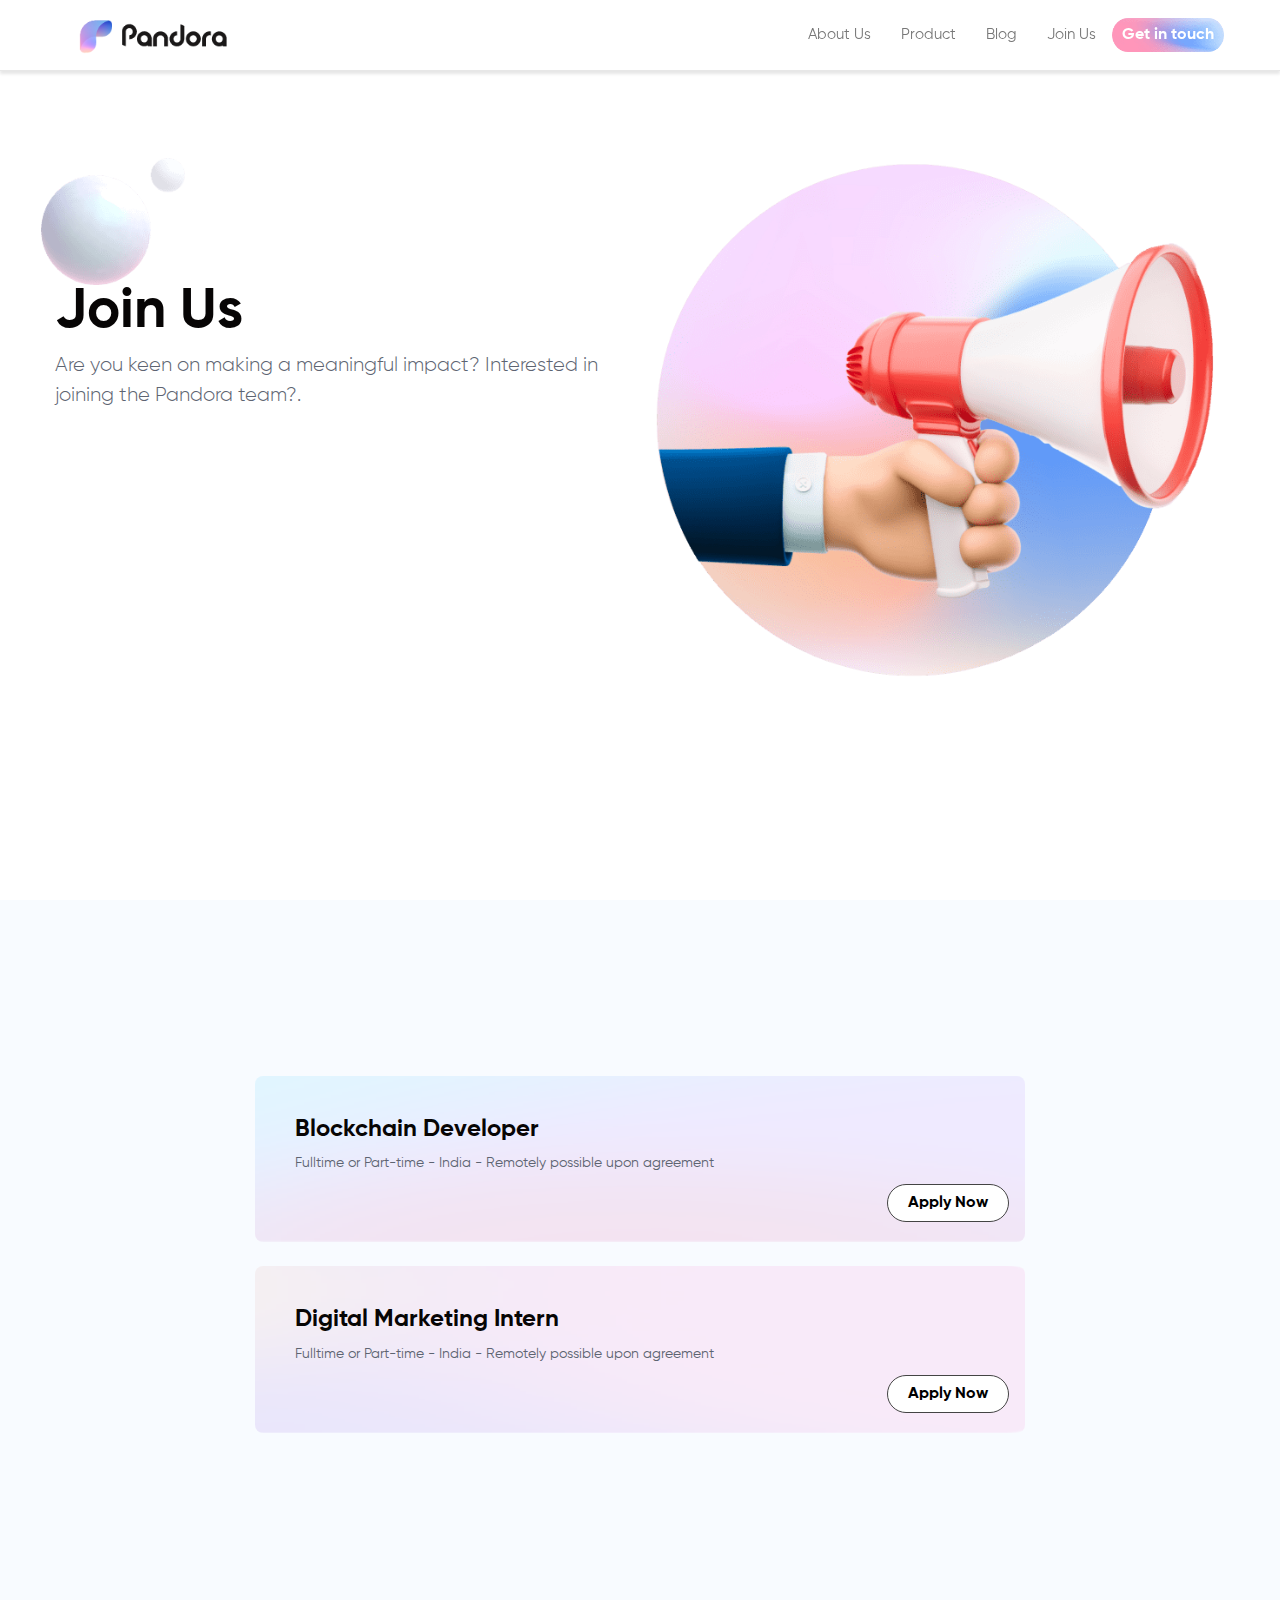
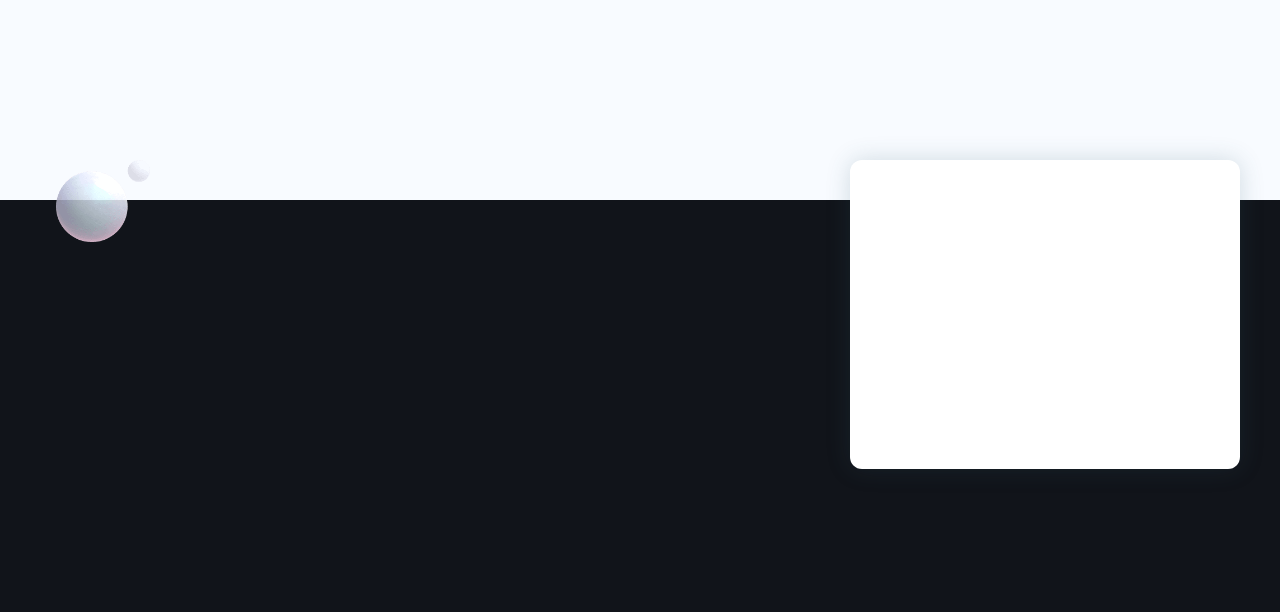
<file: career.html>
<!DOCTYPE html>
<html lang="en">

<head>
    <meta charset="utf-8">
    <meta name="viewport" content="width=device-width, initial-scale=1.0">
    <meta name="description" content="Pandora bridge Web2.0 ecosystem asset to Web3 world.  It helps users to get double yield on their asset connecting asset NFT to DeFi ecosystem.">
    <meta name="author" content="Pandora">
    <meta name="keywords" content="PiNFT, NFT, Tokenisation, Open Finance, Pandora, Liqudity, DeFi">
    <title>Pandora: Bringing liquidity in the NFT ecosystem</title>

    <!-- Bootstrap Core CSS -->
    <link href="css/bootstrap.min.css" rel="stylesheet" type="text/css">

    <!-- Custom CSS -->
    <link href="css/scrolling-nav.css" rel="stylesheet" type="text/css">
    <link href="fonts/webfont/stylesheet.css" rel="stylesheet">
    <link href="css/pandora.css" rel="stylesheet" type="text/css">
    <link rel="icon" href="img/icon.png" type="image/png" sizes="16x16">

</head>

<!-- The #page-top ID is part of the scrolling feature - the data-spy and data-target are part of the built-in Bootstrap scrollspy function -->
<body id="page-top" data-spy="scroll" data-target=".navbar-fixed-top">

    <nav class="navbar navbar-default navbar-fixed-top" role="navigation">
        <div class="container">
            <div class="navbar-header page-scroll">
                <button type="button" class="navbar-toggle" data-toggle="collapse" data-target=".navbar-ex1-collapse">
                    <span class="sr-only">Toggle navigation</span>
                    <span class="icon-bar"></span>
                    <span class="icon-bar"></span>
                    <span class="icon-bar"></span>
                </button>
                <a href="index.html"><img src="img/logo.png" alt="img" width="70%"></a>
                <a class="navbar-brand" href="#page-top"></a>
            </div>

            <!-- Collect the nav links, forms, and other content for toggling -->
            <div class="collapse navbar-collapse navbar-ex1-collapse">
                <ul class="nav navbar-nav" style="float: right; color: #232E5A; font-size: 15px">
                    <!-- Hidden li included to remove active class from about link when scrolled up past about section -->
                    <li class="page-scroll">
                        <a href="#company">About Us</a>
                    </li>
                    <li class="page-scroll">
                        <a href="#about">Product</a>
                    </li>
                    <li class="page-scroll">
                        <a href="#services">Blog</a>
                    </li>
                    <li class="page-scroll">
                        <a href="#contact">Join Us</a>
                    </li>
                    <li>
                        <a class="btn nav-button" href="#footer">Get in touch</a>
                    </li>
                </ul>
            </div>
            <!-- /.navbar-collapse -->
        </div>
        <!-- /.container -->
    </nav>
 <section id="header" class="intro-section">
    <div class="container">
      <div class="row align-items-center">
         <div class="col-lg-6 order-lg-1">
          <div class="p-5 header-text">
            <img class="graphic-element" src="img/graphic-1.png" alt="img">
            <h1 data-aos="slide-up" class="heading-text">Join Us</h1>
            <p data-aos="fade-up" class="header-p">Are you keen on making a meaningful impact? Interested in joining the Pandora team?.
            </p>
          </div>
        </div>
        <div class="col-lg-6 order-lg-2">
          <div class="p-5">
            <img class="img-fluid rounded-circle" src="img/career-header.png" width="100%" alt="">
          </div>
        </div>
       
      </div>
    </div>
    
  </section>
  <section id="openings" class="blog-section">
        <div class="container">
            <div class="row">
                <h1 data-aos="slide-up" class="heading-text-2 div1">Open Positions</h1>
                <div class="col-lg-8 col-md-offset-2">
                    <div class="col-lg-12 job-card-1" width="100%" style="margin-bottom: 24px;">
                        <h3 class="heading-text-4">Blockchain Developer</h3>
            <p data-aos="fade-up" class="header-p-4">Fulltime or Part-time - India - Remotely possible upon agreement</p>
                    <a class="btn card-button-1" href="">Apply Now</a></div>
            <div class="col-lg-12 job-card-2" width="100%">
                        <h3 class="heading-text-4">Digital Marketing Intern</h3>
            <p data-aos="fade-up" class="header-p-4">Fulltime or Part-time - India - Remotely possible upon agreement</p>
                    <a class="btn card-button-1" href="">Apply Now</a></div>
                </div>
            </div>
       </div>    
  </section>
    <section id="footer" class="footer-section">
        <div class="container">
            <div class="row">
                <div class="col-lg-12">
                    <div class="col-lg-4 align-items-left footer-brand">
                        <img class="graphic-element-2" src="img/graphic-1.png" alt="img">
                         <img class="logo-footer div1" src="img/footer-logo.png" alt="img">
                         <p class="footer-text div1">Bridge the gap between real-life assets and liquid assets with
Pandora’s open finance protocol.</p>
                        <p class="footer-text div1">hello@pandora.finance</p>
                    </div>
                    <div class="col-lg-2">
                        <ul class="no-bullets list-text div1">
                            <h3 class="list-h">About</h3>
                            <li class="list-item"><a class="footer-link" href="">About</a></li>
                            <li class="list-item"><a class="footer-link" href="">Company</a></li>
                            <li class="list-item"><a class="footer-link" href="">White Paper</a></li>
                            <li class="list-item"><a class="footer-link" href="">Light Paper</a></li>
                            <li class="list-item"><a class="footer-link" href="">Roadmap</a></li>
                          
                            
                        </ul>
                    </div>
                    <div class="col-lg-2">
                        <ul class="no-bullets list-text div1">
                            <h3 class="list-h">Product</h3>
                            <li class="list-item"><a class="footer-link" href="">Box ( Coming Soon)</a></li>
                            <li class="list-item"><a class="footer-link" href="">Kylyx (Coming Soon)</a></li>
                        </ul>
                        
                    </div>
                    <div class=col-lg-4>
                        <div class="form-card">
                        <h2 class="heading-text-5 div1">Subscribe to newsletter</h2>
                        <p data-aos="fade-up" class="header-p-5 div1">Want to receive the latest updates?</p>
                        <form class="div1">
                        <label class="label-from" for="exampleInputEmail1">Email address</label>
                        <input type="email" class="form-control form-input" id="exampleInputEmail1" aria-describedby="emailHelp" placeholder="Enter email">
                      </form>
                      <a class="btn footer-button div1" href="">Subscribe</a>
                      </div>
                    </div>
                </div>
            </div>
        </div>
    </section>

    <!-- Core JavaScript Files -->
    <script src="js/jquery-1.10.2.js"></script>
    <script src="js/bootstrap.min.js"></script>
    <script src="js/jquery.easing.min.js"></script>

    <!-- Custom Theme JavaScript -->
    <script src="js/scrolling-nav.js"></script>

</body>

</html>
</file>
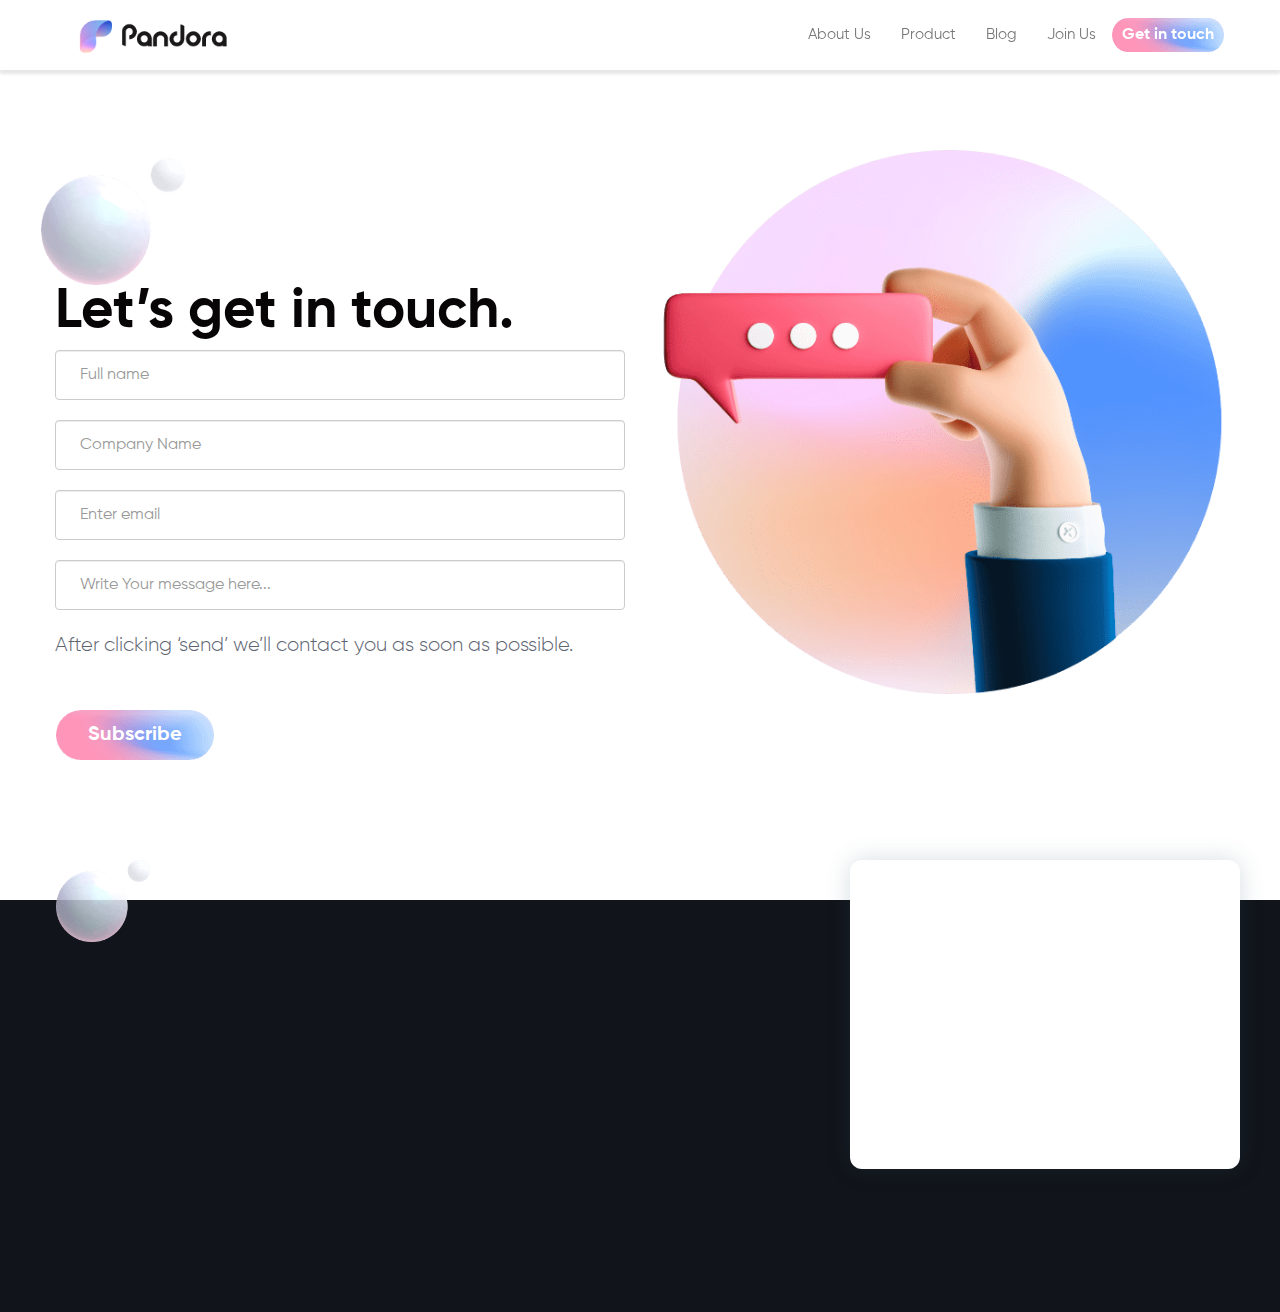
<file: contact.html>
<!DOCTYPE html>
<html lang="en">

<head>
    <meta charset="utf-8">
    <meta name="viewport" content="width=device-width, initial-scale=1.0">
    <meta name="description" content="Pandora bridge Web2.0 ecosystem asset to Web3 world.  It helps users to get double yield on their asset connecting asset NFT to DeFi ecosystem.">
    <meta name="author" content="Pandora">
    <meta name="keywords" content="PiNFT, NFT, Tokenisation, Open Finance, Pandora, Liqudity, DeFi">
    <title>Pandora: Bringing liquidity in the NFT ecosystem</title>

    <!-- Bootstrap Core CSS -->
    <link href="css/bootstrap.min.css" rel="stylesheet" type="text/css">

    <!-- Custom CSS -->
    <link href="css/scrolling-nav.css" rel="stylesheet" type="text/css">
    <link href="fonts/webfont/stylesheet.css" rel="stylesheet">
    <link href="css/pandora.css" rel="stylesheet" type="text/css">
    <link rel="icon" href="img/icon.png" type="image/png" sizes="16x16">

</head>

<!-- The #page-top ID is part of the scrolling feature - the data-spy and data-target are part of the built-in Bootstrap scrollspy function -->
<body id="page-top" data-spy="scroll" data-target=".navbar-fixed-top">

    <nav class="navbar navbar-default navbar-fixed-top" role="navigation">
        <div class="container">
            <div class="navbar-header page-scroll">
                <button type="button" class="navbar-toggle" data-toggle="collapse" data-target=".navbar-ex1-collapse">
                    <span class="sr-only">Toggle navigation</span>
                    <span class="icon-bar"></span>
                    <span class="icon-bar"></span>
                    <span class="icon-bar"></span>
                </button>
                <a href="index.html"><img src="img/logo.png" alt="img" width="70%"></a>
                <a class="navbar-brand" href="#page-top"></a>
            </div>

            <!-- Collect the nav links, forms, and other content for toggling -->
            <div class="collapse navbar-collapse navbar-ex1-collapse">
                <ul class="nav navbar-nav" style="float: right; color: #232E5A; font-size: 15px">
                    <!-- Hidden li included to remove active class from about link when scrolled up past about section -->
                    <li class="page-scroll">
                        <a href="#company">About Us</a>
                    </li>
                    <li class="page-scroll">
                        <a href="#about">Product</a>
                    </li>
                    <li class="page-scroll">
                        <a href="#services">Blog</a>
                    </li>
                    <li class="page-scroll">
                        <a href="#contact">Join Us</a>
                    </li>
                    <li>
                        <a class="btn nav-button" href="#footer">Get in touch</a>
                    </li>
                </ul>
            </div>
            <!-- /.navbar-collapse -->
        </div>
        <!-- /.container -->
    </nav>
 <section id="header" class="intro-section">
    <div class="container">
      <div class="row align-items-center">
         <div class="col-lg-6 order-lg-1">
          <div class="p-5 header-text">
            <img class="graphic-element" src="img/graphic-1.png" alt="img">
            <h1 data-aos="slide-up" class="heading-text">Let’s get in touch.</h1>
        
<form>
                        <!-- <label class="label-from" for="exampleInputEmail1">Full name </label> -->
                        <input type="email" class="form-control form-input" id="exampleInputEmail1" aria-describedby="emailHelp" placeholder="Full name">
                        <!-- <label class="label-from" for="exampleInputEmail1">Company Name</label> -->
                        <input type="email" class="form-control form-input" id="exampleInputEmail1" aria-describedby="emailHelp" placeholder="Company Name">
                        <!-- <label class="label-from" for="exampleInputEmail1">Email address</label> -->
                        <input type="email" class="form-control form-input" id="exampleInputEmail1" aria-describedby="emailHelp" placeholder="Enter email">
                       <!--  <label class="label-from" for="exampleInputEmail1">Write Your message here...</label> -->
                        <input type="email" class="form-control form-input" id="exampleInputEmail1" aria-describedby="emailHelp" placeholder="Write Your message here...">
                            <p data-aos="fade-up" class="header-p">After clicking ‘send’ we’ll contact you as soon as possible.
</p>
                        
                      </form>

<div class="btn-pd">
<a class="btn header-button" href="">Subscribe</a></div>
          </div>
        </div>
        <div class="col-lg-6 order-lg-2">
          <div class="p-5">
            <img class="img-fluid rounded-circle" src="img/contact-header.png" width="100%" alt="">
          </div>
        </div>
       
      </div>
    </div>
    
  </section>
    <section id="footer" class="footer-section">
        <div class="container">
            <div class="row">
                <div class="col-lg-12">
                    <div class="col-lg-4 align-items-left footer-brand">
                        <img class="graphic-element-2" src="img/graphic-1.png" alt="img">
                         <img class="logo-footer div1" src="img/footer-logo.png" alt="img">
                         <p class="footer-text div1">Bridge the gap between real-life assets and liquid assets with
Pandora’s open finance protocol.</p>
                        <p class="footer-text div1">hello@pandora.finance</p>
                    </div>
                    <div class="col-lg-2">
                        <ul class="no-bullets list-text div1">
                            <h3 class="list-h">About</h3>
                            <li class="list-item"><a class="footer-link" href="">About</a></li>
                            <li class="list-item"><a class="footer-link" href="">Company</a></li>
                            <li class="list-item"><a class="footer-link" href="">White Paper</a></li>
                            <li class="list-item"><a class="footer-link" href="">Light Paper</a></li>
                            <li class="list-item"><a class="footer-link" href="">Roadmap</a></li>
                          
                            
                        </ul>
                    </div>
                    <div class="col-lg-2">
                        <ul class="no-bullets list-text div1">
                            <h3 class="list-h">Product</h3>
                            <li class="list-item"><a class="footer-link" href="">Box ( Coming Soon)</a></li>
                            <li class="list-item"><a class="footer-link" href="">Kylyx (Coming Soon)</a></li>
                        </ul>
                        
                    </div>
                    <div class=col-lg-4>
                        <div class="form-card">
                        <h2 class="heading-text-5 div1">Subscribe to newsletter</h2>
                        <p data-aos="fade-up" class="header-p-5 div1">Want to receive the latest updates?</p>
                        <form class="div1">
                        <label class="label-from" for="exampleInputEmail1">Email address</label>
                        <input type="email" class="form-control form-input" id="exampleInputEmail1" aria-describedby="emailHelp" placeholder="Enter email">
                      </form>
                      <a class="btn footer-button div1" href="">Subscribe</a>
                      </div>
                    </div>
                </div>
            </div>
        </div>
    </section>

    <!-- Core JavaScript Files -->
    <script src="js/jquery-1.10.2.js"></script>
    <script src="js/bootstrap.min.js"></script>
    <script src="js/jquery.easing.min.js"></script>

    <!-- Custom Theme JavaScript -->
    <script src="js/scrolling-nav.js"></script>

</body>

</html>
</file>
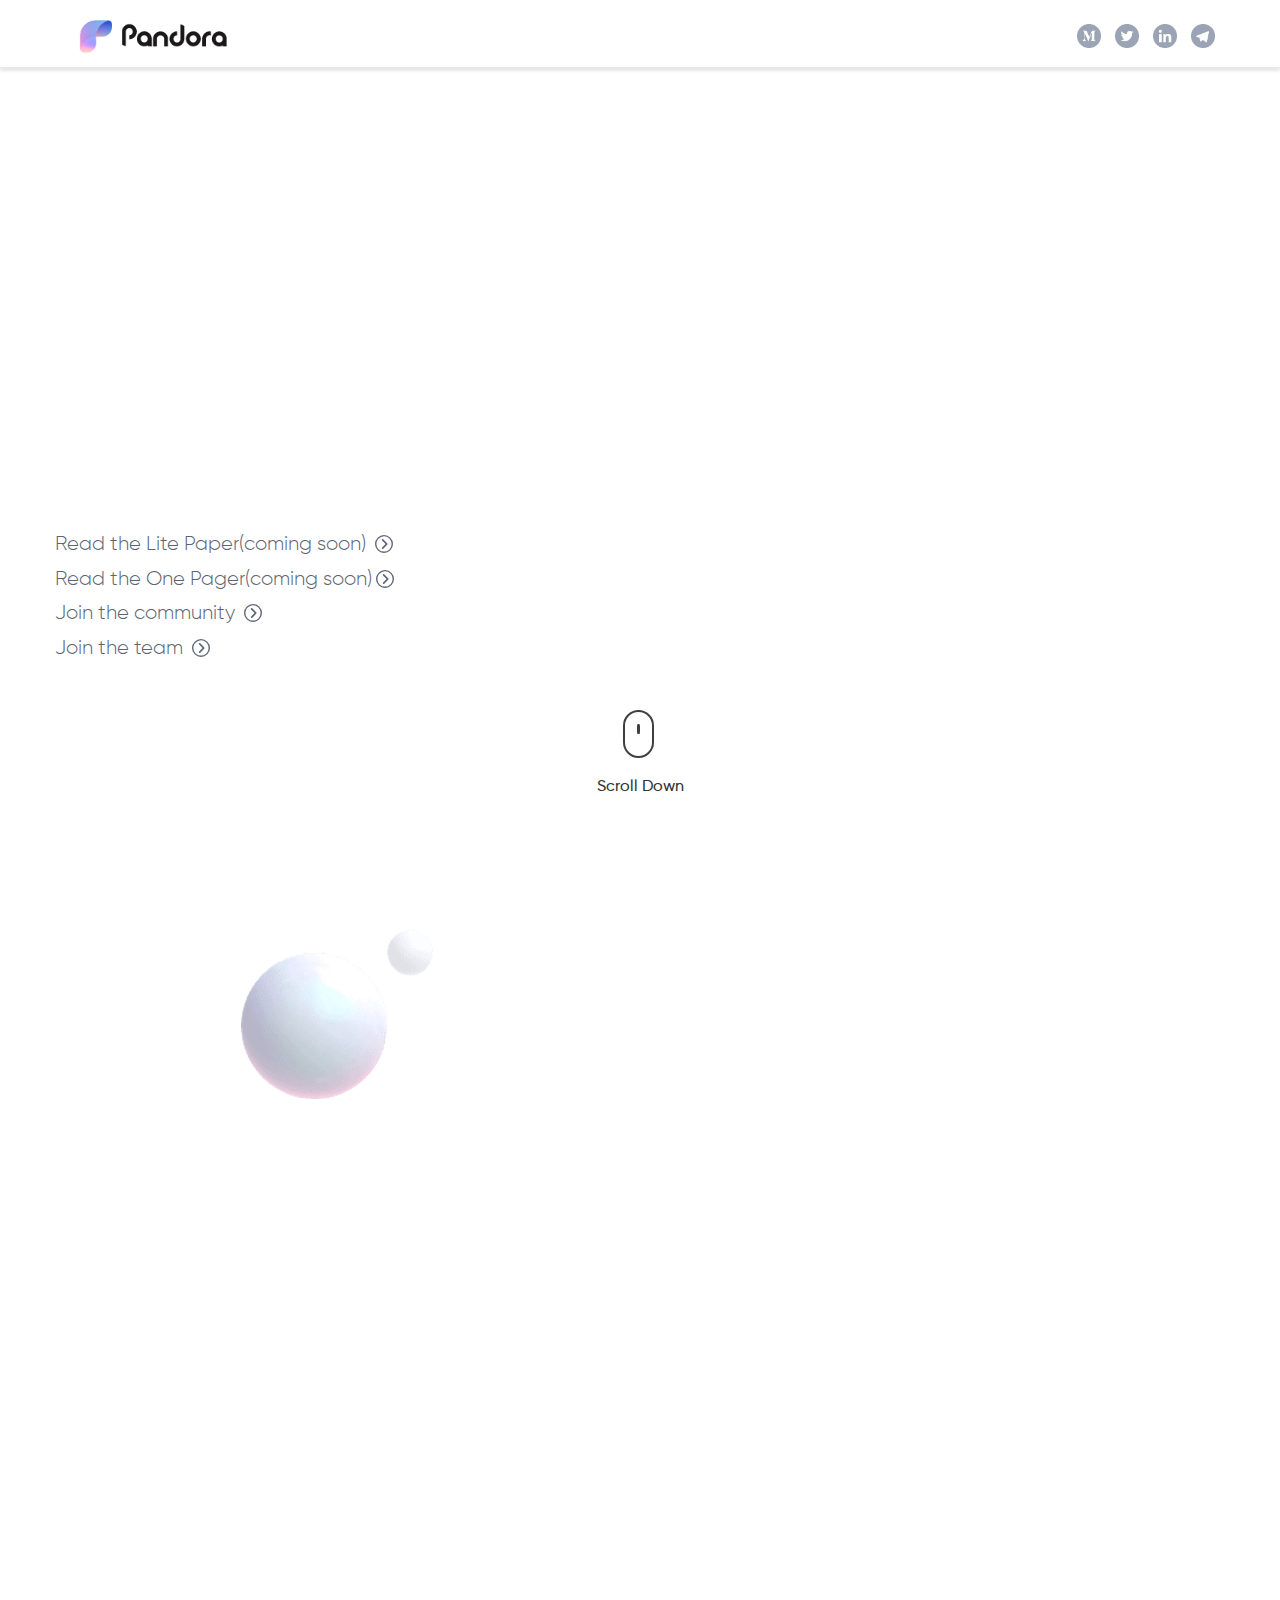
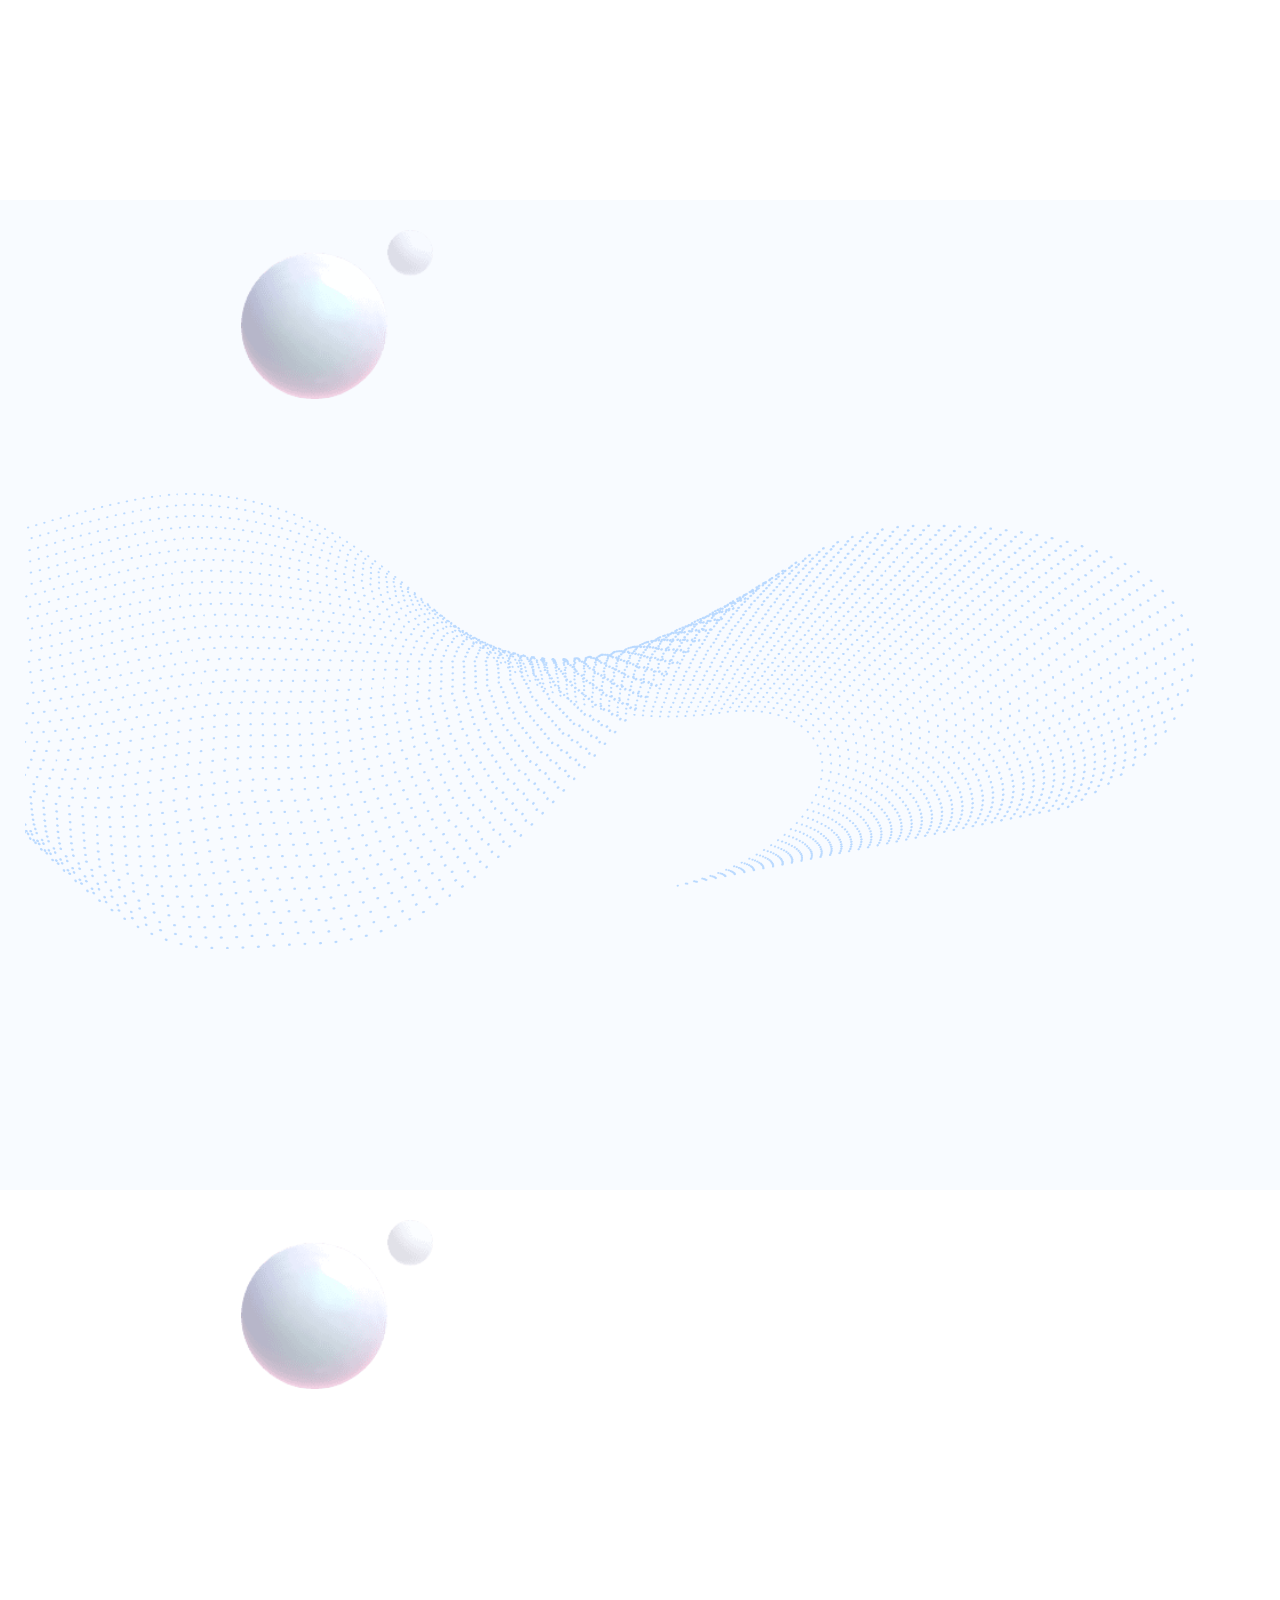
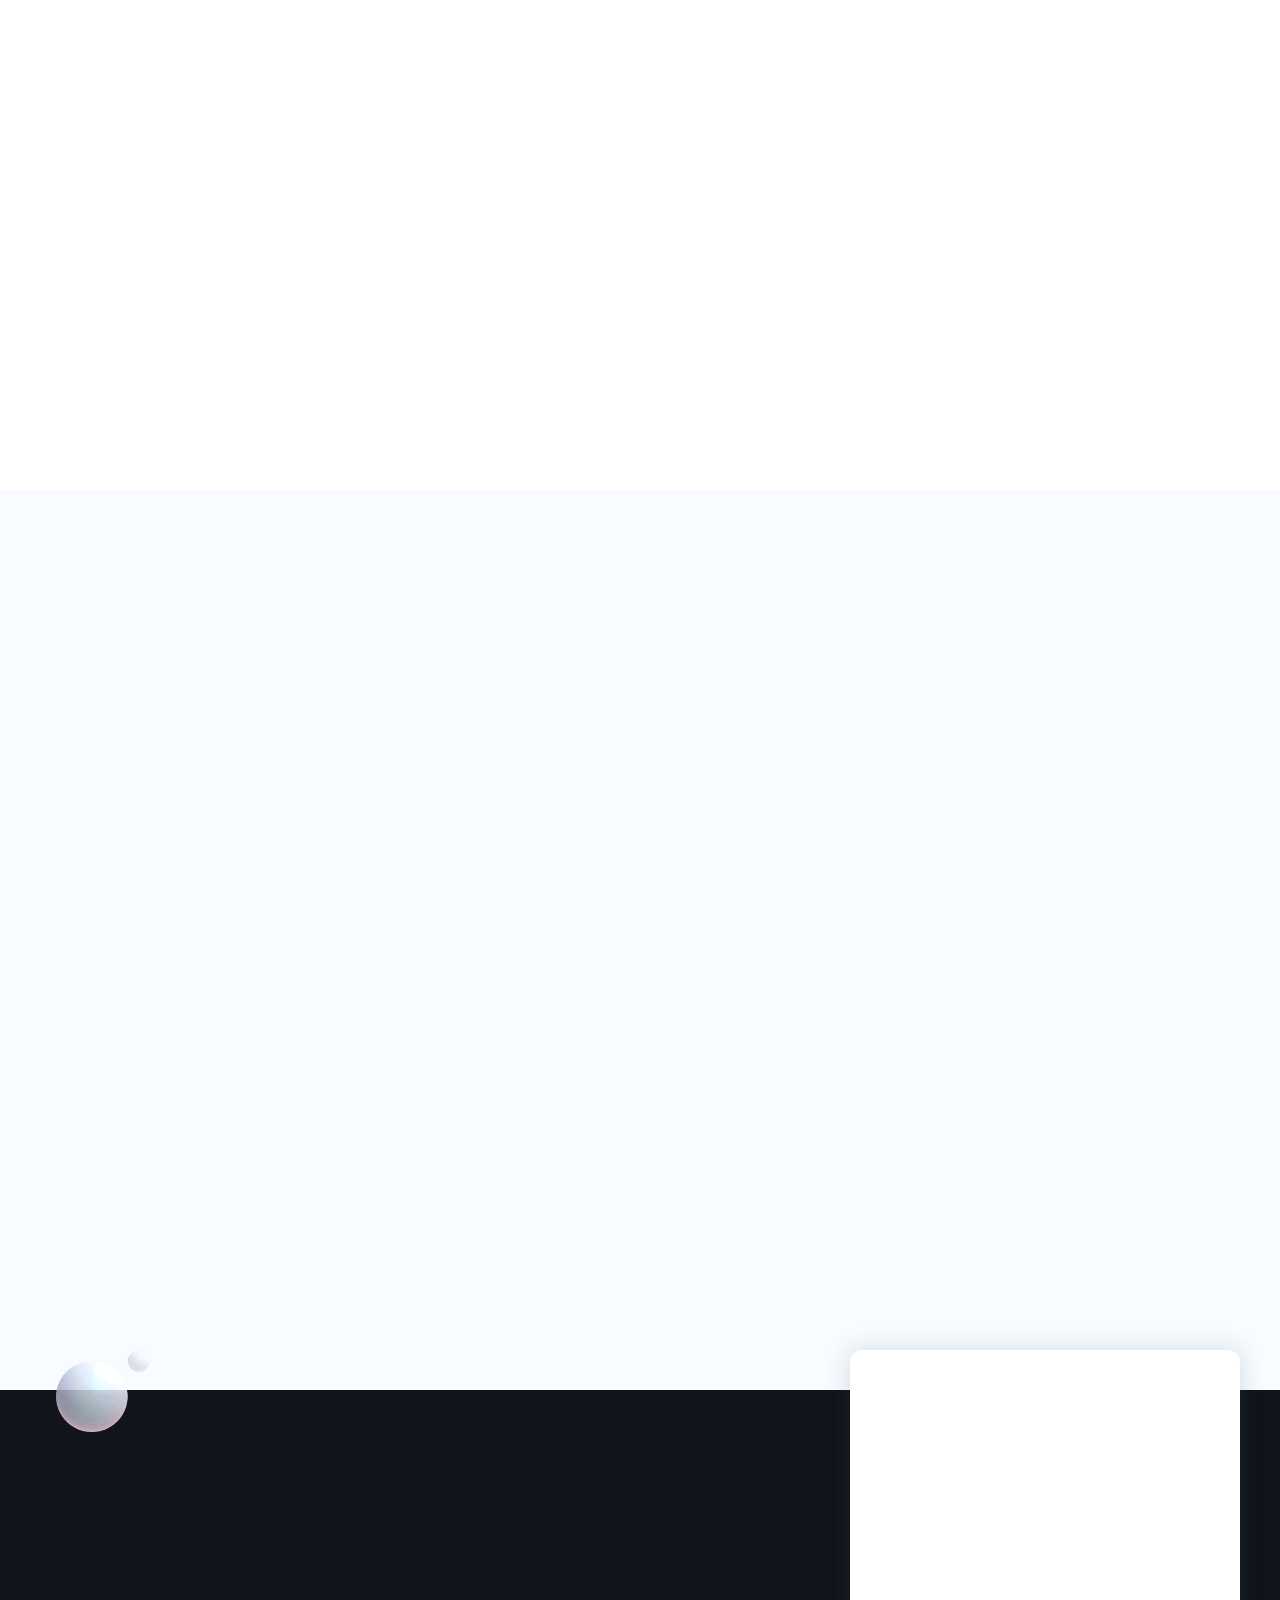
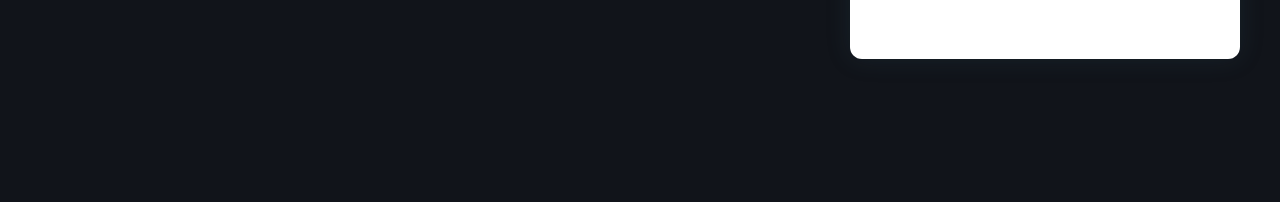
<file: index2.html>
<!DOCTYPE html>
<html lang="en">

<head>
    <meta charset="utf-8">
    <meta name="viewport" content="width=device-width, initial-scale=1.0">
    <meta name="description" content="Pandora bridge Web2.0 ecosystem asset to Web3 world.  It helps users to get double yield on their asset connecting asset NFT to DeFi ecosystem.">
    <meta name="author" content="Pandora">
    <meta name="keywords" content="PiNFT, NFT, Tokenisation, Open Finance, Pandora, Liqudity, DeFi">
    <title>Pandora: Bringing liquidity in the NFT ecosystem</title>

    <!-- Bootstrap Core CSS -->
    <link href="css/bootstrap.min.css" rel="stylesheet" type="text/css">

    <!-- Custom CSS -->
    <link href="css/scrolling-nav.css" rel="stylesheet" type="text/css">
    <link href="fonts/webfont/stylesheet.css" rel="stylesheet">
    <link href="css/pandora.css" rel="stylesheet" type="text/css">
    <link rel="icon" href="img/icon.png" type="image/png" sizes="16x16">
   
    <!-- <script type="text/javascript">
         $(window).scroll(function(){
      if  ($(window).scrollTop() == $(document).height() - $(window).height()){
           AddMoreContent();
      }
 });    

 function AddMoreContent(){
      $.post('getMoreContent.php', function(data) {
           //Assuming the returned data is pure HTML
           $(data).insertBefore($('#page-top'));
      });
 }
 $.post('getMoreContent.php', 'lastId=' + lastId, function(data) {
           //Assuming the returned data is pure HTML
           $(data).insertBefore($('#page-top'));
      });
    </script> -->


</head>

<!-- The #page-top ID is part of the scrolling feature - the data-spy and data-target are part of the built-in Bootstrap scrollspy function -->
<body id="page-top" data-spy="scroll" data-target=".navbar-fixed-top">

    <nav class="navbar navbar-default navbar-fixed-top" role="navigation">
        <div class="container">
            <div class="navbar-header page-scroll">
                <button type="button" class="navbar-toggle" data-toggle="collapse" data-target=".navbar-ex1-collapse">
                    <span class="sr-only">Toggle navigation</span>
                    <span class="icon-bar"></span>
                    <span class="icon-bar"></span>
                    <span class="icon-bar"></span>
                </button>
                <a href="index.html"><img src="img/logo.png" alt="img" width="70%"></a>
                <a class="navbar-brand" href="#page-top"></a>
            </div>

            <!-- Collect the nav links, forms, and other content for toggling -->
            <div class="collapse navbar-collapse navbar-ex1-collapse">
                <ul class="nav navbar-nav" style="float: right; color: #232E5A; font-size: 15px">
                    <!-- Hidden li included to remove active class from about link when scrolled up past about section -->
                    <li class="page-scroll">
                      <div class="social-media" style="text-align: center;">
   <!--  <h2 class="social-media-text">Follow Us:</h2> -->
    <a href="https://medium.com/pandoraprotocol"><div class="ic-social" ><img class="social-media-ic medium" src="img/medium.png"></a>
    <a href="https://twitter.com/PandoraProtocol"><img class="social-media-ic twitter" src="img/twitter.png"></a>
    <a href="https://www.linkedin.com/company/pandoraprotocol/"><img class="social-media-ic linkedin" src="img/linkedin.png"></a>
     <a href="https://t.me/PandoraProtocal"><img class="social-media-ic telegram" src="img/telegram.png"></a>
     </div>
                    </li>
                    <!-- <li class="page-scroll">
                        <a href="#intro">About Us</a>
                    </li>
                    <li class="page-scroll">
                        <a href="#about">Innovation</a>
                    </li>
                    <li class="page-scroll">
                        <a target="#blog" href="">Blog</a>
                    </li>
                    <li class="page-scroll">
                        <a href="career.html">Join Us</a>
                    </li>
                    <li>
                        <a class="btn nav-button" href="contact.html">Get in touch</a>
                    </li> -->
                </ul>
            </div>
            <!-- /.navbar-collapse -->
        </div>
        <!-- /.container -->
    </nav>
 <section id="header" class="intro-section">
    <div class="container">
      <div class="row align-items-center">
         <div class="col-lg-12 order-lg-1">
          <div class="p-5 header-text">
           <!--  <img class="graphic-element div1" src="img/graphic-1.png" alt="img" style="width: 20%;"> -->
            <!-- <h1 data-aos="slide-up" class="heading-text div1">Bringing the liquidity in
real-world assests</h1> -->
           <!--  <h2 class="heading-text-alt">Protocol unlocking</h2> -->
            <div class="text-h-div">
            <h1 data-aos="slide-up" class="heading-text div1" style="text-align: left; width: 158%">Real-world assets to</h1><h1 data-aos="slide-up" class="heading-text div1" style="text-align: center; width: 100%"><span></span></h1><h1 data-aos="slide-up" class="heading-text div1" style="text-align: center; width: 80%">economy</h1></div>
            <!-- <p data-aos="fade-up" class="header-p div1" style="text-align: center;">Bridge the gap between real-life assets and liquid assets with
Pandora’s open finance prostocol.</p> -->
            <div class="links">
            <a class="link-item" href="">Read the Lite Paper(coming soon) <img class="link-img" src="img/ic_cr-arrow.svg"><!-- <p class="coming-soon">Coming Soon</p> --> </a>
            <a class="link-item" href="">Read the One Pager(coming soon)<img class="link-img" src="img/ic_cr-arrow.svg"></a>
            <a class="link-item" href="https://t.me/PandoraProtocal">Join the community <img class="link-img" src="img/ic_cr-arrow.svg"></a>
            <a class="link-item" href="career.html">Join the team <img class="link-img" src="img/ic_cr-arrow.svg"></a>
            
          </div>

</div>
<!-- <div class="button-div" style="display: inline-flex;">
<div class="btn-pd">
<a class="btn header-button" href="#footer">Subscribe</a></div>
<div class="btn-pd">
<a class="btn header-button-2" href="https://medium.com/pandoraprotocol">Blog</a></div></div> -->
          </div>
        </div>
       
      </div>
    </div>
    <div class="container">
        <div class="scroll-downs">
  <div class="mousey">
    <div class="scroller"></div>
  </div>
</div>
<h4 class="scroll-down">Scroll Down</h4>
    </div>
  </section>
    <section id="intro" class="intro-section">
        <div class="container">
            <div class="row">
                <div class="col-lg-8 col-md-offset-2">
                    <img class="graphic-element-2" src="img/graphic-1.png" alt="img">
                    <h1 data-aos="slide-up" class="heading-text-2 div1">Bridge the gap between
Off-chain assets and on-chain ecosystem.</h1>
<h3 class="heading-text-3 div1">Trustless. Borderless. Decentralized Economy.</h3>
            <p data-aos="fade-up" class="header-p-2 div1">We envision the transaction of real-world assets on the trustless platform in a borderless
economy. Our scalable, interoperable and high throughput infrastructure allows asset owners
to convert their real-world illiquid asset to a liquid state. </p>
                </div>
            </div>
            <div class="row">
                <div class="col-lg-12">
                  <div class="col-lg-4 social-media div1">
                      <img class="img-fluid card-img" src="img/at.png" width="70%" alt="">
                      <div class="card-flex">
                      <h3 class="heading-text-4">Asset tokenization</h3>
            <p data-aos="fade-up" class="header-p-4">Convert your real assets into digital ones
using NFTs with our unique and innovative
approach.</p>
</div>
                  </div>  
                   <div class="col-lg-4 social-media div2">
                      <img class="img-fluid card-img" src="img/pi.png" width="70%" alt="">
                      <div class="card-flex">
                      <h3 class="heading-text-4">Pi-NFT</h3>
            <p data-aos="fade-up" class="header-p-4">The Pi-NFTs are backed with real-world
value assets to yield maximum value and scalable growth.</p>
</div>
                  </div> 
                   <div class="col-lg-4 social-media div3">
                      <img class="img-fluid card-img" src="img/mp.png" width="70%" alt="">
                      <div class="card-flex">
                      <h3 class="heading-text-4">Marketplace</h3>
            <p data-aos="fade-up" class="header-p-4">Buy-Sell-swap your assets globally 
with anyone without any hassle with just one click.</p>
</div>
                  </div>
                   


                </div>
                <div class="col-lg-12">
                    <div class="col-lg-4 social-media div4">
                      <img class="img-fluid card-img" src="img/lb.png" width="70%" alt="">
                      <div class="card-flex">
                      <h3 class="heading-text-4">Lend & Borrow</h3>
            <p data-aos="fade-up" class="header-p-4">Lend & borrow the real-world assets
without any intermediaries.</p>
</div>
                  </div>
                   
                   <div class="col-lg-4 social-media div5">
                      <img class="img-fluid card-img" src="img/li.png" width="70%" alt="">
                      <div class="card-flex">
                      <h3 class="heading-text-4">Liquidity</h3>
            <p data-aos="fade-up" class="header-p-4">Increase your potential ROI with advanced NFT market practices by leveraging real-world assets.</p>
</div>
                  </div> 
                   <div class="col-lg-4 social-media div6">
                      <img class="img-fluid card-img" src="img/dy.png" width="70%" alt="">
                      <div class="card-flex">
                      <h3 class="heading-text-4">Double Yield</h3>
            <p data-aos="fade-up" class="header-p-4">First protocol to bring the continuous
double yield on your investments
through smart algorithmic contracts.</p>
</div>
                  </div> 
                </div>

                
            </div>
        </div>
    </section>

    <section id="about" class="about-section">
        <div class="container">
             <div class="row">
                <div class="col-lg-8 col-md-offset-2">
                    <img class="graphic-element-2" src="img/graphic-1.png" alt="img">
                    <h1 data-aos="slide-up" class="heading-text-2 div1">Used at scale Easily integrated </h1>
            <p data-aos="fade-up" class="header-p-1 div1">We envision the transaction of real-world assets on the trustless platform in a borderless economy. Our scalable, interoperable and high throughput infrastructure allows asset owners </p>
                </div>
                <div class="row innovation-bg">
                <div class="col-lg-6">
                 <div class="p-5">
            <img class="img-fluid rounded-circle div1 innovation-img" src="img/innovation-img.png" alt="">
          </div>   
                </div>    
                <div class="col-lg-6">
                    <div id="card-innovation" class="col-lg-12 social-media div1">
                      <img class="img-fluid card-img-2" src="img/rwa.png" width="70%" alt="">
                      <div class="card-flex">
                      <h3 class="heading-text-4">Real-World Assets</h3>
            <p data-aos="fade-up" class="header-p-4">Tokenize your Real-world assets to bring them on-chain via NFT and induce liquidity in them via Pandora</p>
</div>
                  </div>
                  <div id="card-innovation-2" class="col-lg-12 social-media div1">
                      <img class="img-fluid card-img-2" src="img/da.png" width="70%" alt="">
                      <div class="card-flex">
                      <h3 class="heading-text-4">Digital Assets</h3>
            <p data-aos="fade-up" class="header-p-4">Tokenize your social skills in the form of NFT and make it tradable cross-chain on DEX</p>
</div>
                  </div>
                  <div id="card-innovation-3" class="col-lg-12 social-media div1">
                      <img class="img-fluid card-img-2" src="img/st.png" width="70%" alt="">
                      <div class="card-flex">
                      <h3 class="heading-text-4">Social Tokens</h3>
            <p data-aos="fade-up" class="header-p-4">Get insured your any digital NFT and have the benefits of double yield via Pandora Protocol</p>
</div>
                  </div>
                 
                    </div>
                    </div>   
                    </div>
                </div>
            </div>
        </div>
    </section>
    <section id="product" class="product-section">
        <div class="container">
             <div class="row">
                <div class="col-lg-8 col-md-offset-2">
                    <img class="graphic-element-2" src="img/graphic-1.png" alt="img">
                    <h1 data-aos="slide-up" class="heading-text-2 div1">What are we building?</h1>
            
            <p data-aos="fade-up" class="header-p-1 div1">We envision the transaction of real-world assets on the trustless platform in a borderless economy. Our scalable, interoperable and high throughput infrastructure allows asset owners </p>
                </div>
                <div class="col-lg-12">
                    <div class="col-lg-4 card-coming-1 div1">
                        <img class="img-fluid card-icon" src="img/ky.png" width="70%" alt="">
                        <div class="hover-color">
                        <h3 class="heading-text-6">Kylyx</h3>
                        <a class="btn coming-button" href="">Coming Soon</a>
           <!--  <p data-aos="fade-up" class="header-p-6">Kylyx is a marketplace where NFT are bought and sold. NFT can be of real world assets or digital assets (check crypto kittes)</p><hr class="p-hr"> -->

        </div>



                    <!-- <a class="btn card-button" href="">Coming Soon</a> --></div>
                    <div class="col-lg-4 card-coming-2 div2">
                        <img class="img-fluid card-icon" src="img/box.png" width="70%" alt="">
                        <h3 class="heading-text-6">Box</h3>
                         <a class="btn coming-button" href="">Coming Soon</a>
           <!--  <p data-aos="fade-up" class="header-p-6">Box is some short of surprise box where we are doing innovation with PiNFT. We can create some box+piNFT with ribbon</p><hr class="p-hr"> -->


                    <!-- <a class="btn card-button" href="">Coming Soon</a> --></div>
                    <div class="col-lg-4 card-coming-3 div3">
                        <img class="img-fluid card-icon" src="img/so.png" width="70%" alt="">
                        <h3 class="heading-text-6">Kalel</h3>
                        <a class="btn coming-button" href="">Coming Soon</a>
            <!-- <p data-aos="fade-up" class="header-p-6">Kalel is some social credit system of influncers. Each influncers will have some points. More the points , higher the value of their content/art whatever they create</p> -->


                    <!-- <a class="btn card-button" href="">Coming Soon</a> --></div>
                    </div>
                        
                    </div>
                </div>
            </div>
        </div>
    </section>
    <section id="blog" class="blog-section">
        <div class="container">
            <div class="row">
                <h1 data-aos="slide-up" class="heading-text-2 div1">Blog</h1>
            </div>
            <div class="row">
              <div class="col-lg-4">
                  <div class="blog-card div1">
                      <img class="blog-img" src="img/b1.png">
                      <h1 class="blog-h">Introducing Pandora! Real-world assets backed NFTs</h1>
                      <p class="blog-p">Today, we are excited to announce Pandora Protocol, an end to end tokenisation of a real-world assets platform…</p>
                      <div class="author">
                          <img class="auth-img" src="img/a1.png">
                          <div class="auth-details">
                          <div class="auth-name">Pushkarr Vohra</div>
                          <div class="auth-time">19 Feb, 4 min Read</div>
                          </div>
                        
                      </div>
                      <div class="b-link">  <a class="blog-link" href="https://medium.com/pandoraprotocol/introducing-pandora-real-world-assets-backed-nfts-1d5e297f2e39">Know More &nbsp<img src="img/arrow-r.svg"></a></div>

                  </div>
              </div> 
              <div class="col-lg-8">
                <div class="col-lg-6">
                    <div class="blog-card div2"> 
                    <img class="blog-img" src="img/b2.png">
                      <h1 class="blog-h">Liquidity gateway in the NFT ecosystem —the Pandora way</h1>
                      <div class="b-link">  <a class="blog-link" href="https://medium.com/pandoraprotocol/liquidity-gateway-in-the-nft-ecosystem-the-pandora-way-38776153c8a">Know More &nbsp<img src="img/arrow-r.svg"></a></div>
                    </div>
                </div>
                <div class="col-lg-6">
                    <div class="blog-card div3"> 
                    <img class="blog-img" src="img/blog3.png">
                      <h1 class="blog-h">Pandora Protocol 101 — A Layman’s Guide to NFTs</h1>
                      <div class="b-link">  <a class="blog-link" href="https://medium.com/pandoraprotocol/pandora-protocol-101-a-laymans-guide-to-nfts-7a0dc0586c8f">Know More &nbsp<img src="img/arrow-r.svg"></a></div>
                    </div>
                </div>
                <div class="col-lg-6">
                    <div class="blog-card div4"> 
                    <img class="blog-img" src="img/blog4.png">
                      <h1 class="blog-h">Pandora Protocol: Bringing Real Value To Illiquid Real-World Assets Via Tokenisation</h1>
                      <div class="b-link">  <a class="blog-link" href="https://medium.com/pandoraprotocol/pandora-protocol-bringing-real-value-to-illiquid-real-world-assets-via-tokenisation-3fdb16239b80">Know More &nbsp<img src="img/arrow-r.svg"></a></div>
                    </div>
                </div>
                <div class="col-lg-6">
                    <div class="blog-card div5"> 
                    <img class="blog-img" src="img/blog5.png">
                      <h1 class="blog-h">Pandora Protocol: A Concise Guide to Dynamic NFTs</h1>
                      <div class="b-link">  <a class="blog-link" href="https://medium.com/pandoraprotocol/pandora-protocol-a-concise-guide-to-dynamic-nfts-5a0507e1cd58">Know More &nbsp<img src="img/arrow-r.svg"></a></div>
                    </div>
                </div>
                  
              </div> 
            </div>
        </div>
    </section>
    
    <!-- <section id="services" class="services-section">
        <div class="container">
            <div class="row">
                <div class="col-lg-12">
                    <h1>Services Section</h1>
                    <a class="btn card-button" href="">Coming Soon</a></div>
                </div>
            </div>
        </div>
    </section> -->

    <!-- <section id="contact" class="contact-section">
        <div class="container">
            <div class="row">
                <div class="col-lg-12">
                    <h1>Contact Section</h1>
                </div>
            </div>
        </div>
    </section> -->
     <section id="footer" class="footer-section">
        <div class="container">
            <div class="row">
                <div class="col-lg-12">
                    <div class="col-lg-4 align-items-left footer-brand">
                        <img class="graphic-element-2" src="img/graphic-1.png" alt="img">
                         <img class="logo-footer div1" src="img/footer-logo.png" alt="img">
                         <p class="footer-text div1">Bridge the gap between real-life assets and liquid assets with
Pandora’s open finance protocol.</p>
                        <p class="footer-text div1">hello@pandora.finance</p>
                    </div>
                    <div class="col-lg-2">
                        <ul class="no-bullets list-text div1">
                            <h3 class="list-h">About</h3>
                            <li class="list-item"><a class="footer-link" href="">About</a></li>
                            <li class="list-item"><a class="footer-link" href="">Company</a></li>
                            <li class="list-item"><a class="footer-link" href="">White Paper</a></li>
                            <li class="list-item"><a class="footer-link" href="">Light Paper</a></li>
                            <li class="list-item"><a class="footer-link" href="">Roadmap</a></li>
                          
                            
                        </ul>
                    </div>
                    <div class="col-lg-2">
                        <ul class="no-bullets list-text div1">
                            <h3 class="list-h">Product</h3>
                            <li class="list-item"><a class="footer-link" href="">Box ( Coming Soon)</a></li>
                            <li class="list-item"><a class="footer-link" href="">Kylyx (Coming Soon)</a></li>
                        </ul>
                        
                    </div>
                    <div class=col-lg-4>
                        <div class="form-card">
                        <h2 class="heading-text-5 div1">Subscribe to newsletter</h2>
                        <p data-aos="fade-up" class="header-p-5 div1">Want to receive the latest updates?</p>
                        <form class="div1">
                        <label class="label-from" for="exampleInputEmail1">Email address</label>
                        <input type="email" class="form-control form-input" id="exampleInputEmail1" aria-describedby="emailHelp" placeholder="Enter email">
                      </form>
                      <a class="btn footer-button div1" href="">Subscribe</a>
                      </div>
                    </div>
                </div>
            </div>
        </div>
    </section>

    <!-- Core JavaScript Files -->
    <script src="js/jquery-1.10.2.js"></script>
    <script src="js/bootstrap.min.js"></script>
    <script src="js/jquery.easing.min.js"></script>

    <!-- Custom Theme JavaScript -->
    <script src="js/scrolling-nav.js"></script>

</body>

</html>
</file>
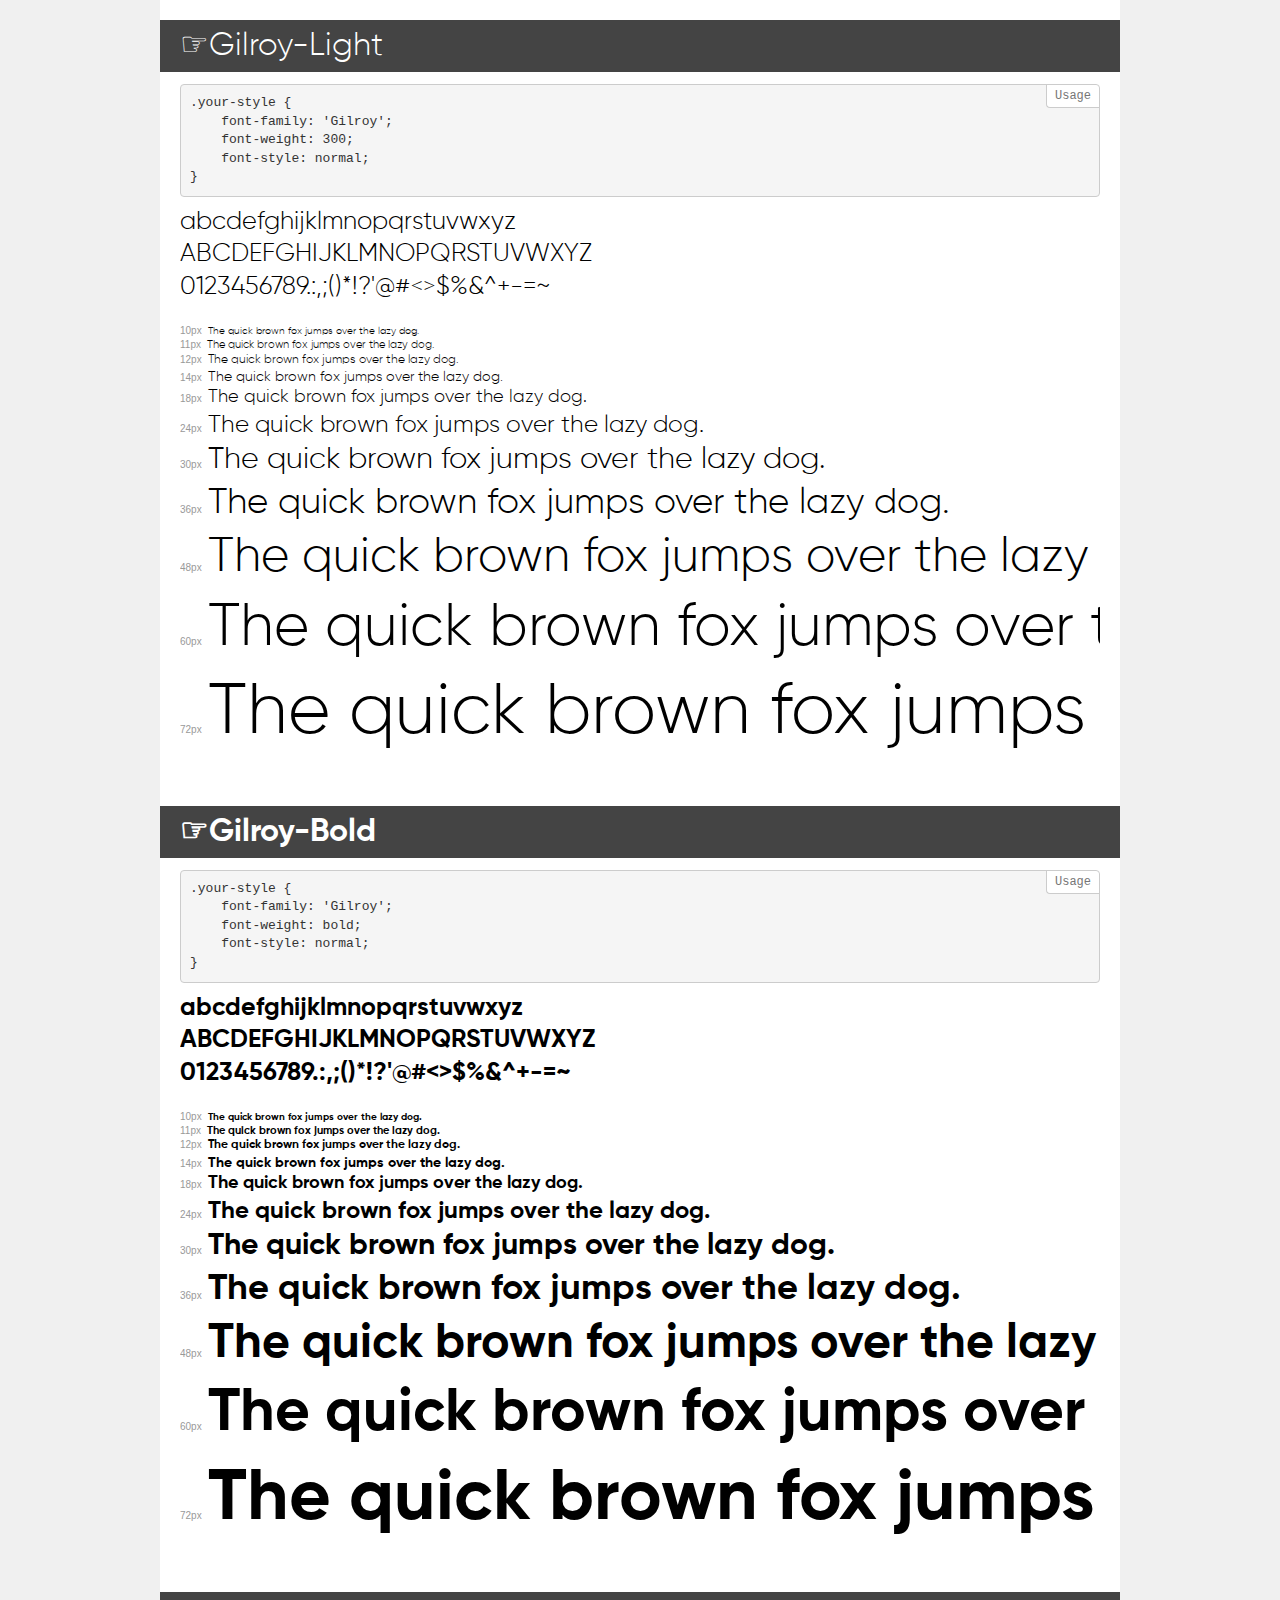
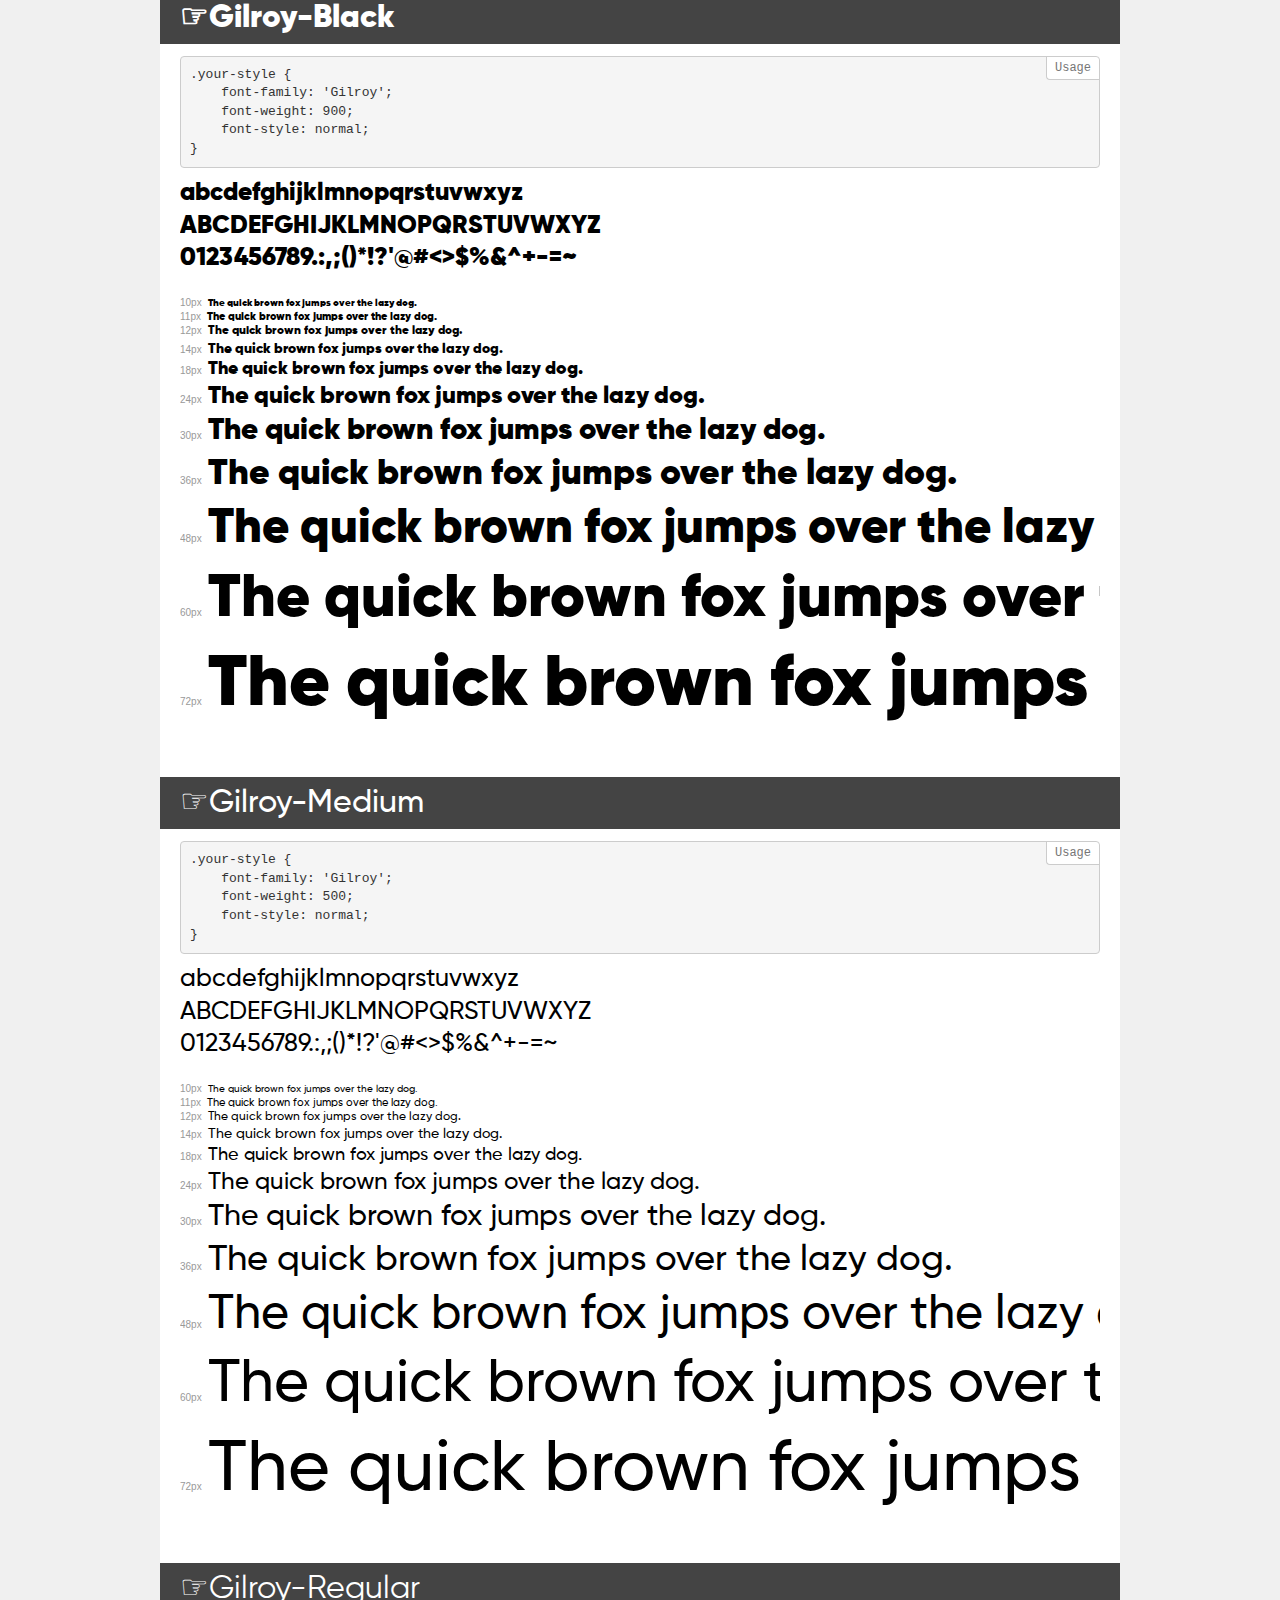
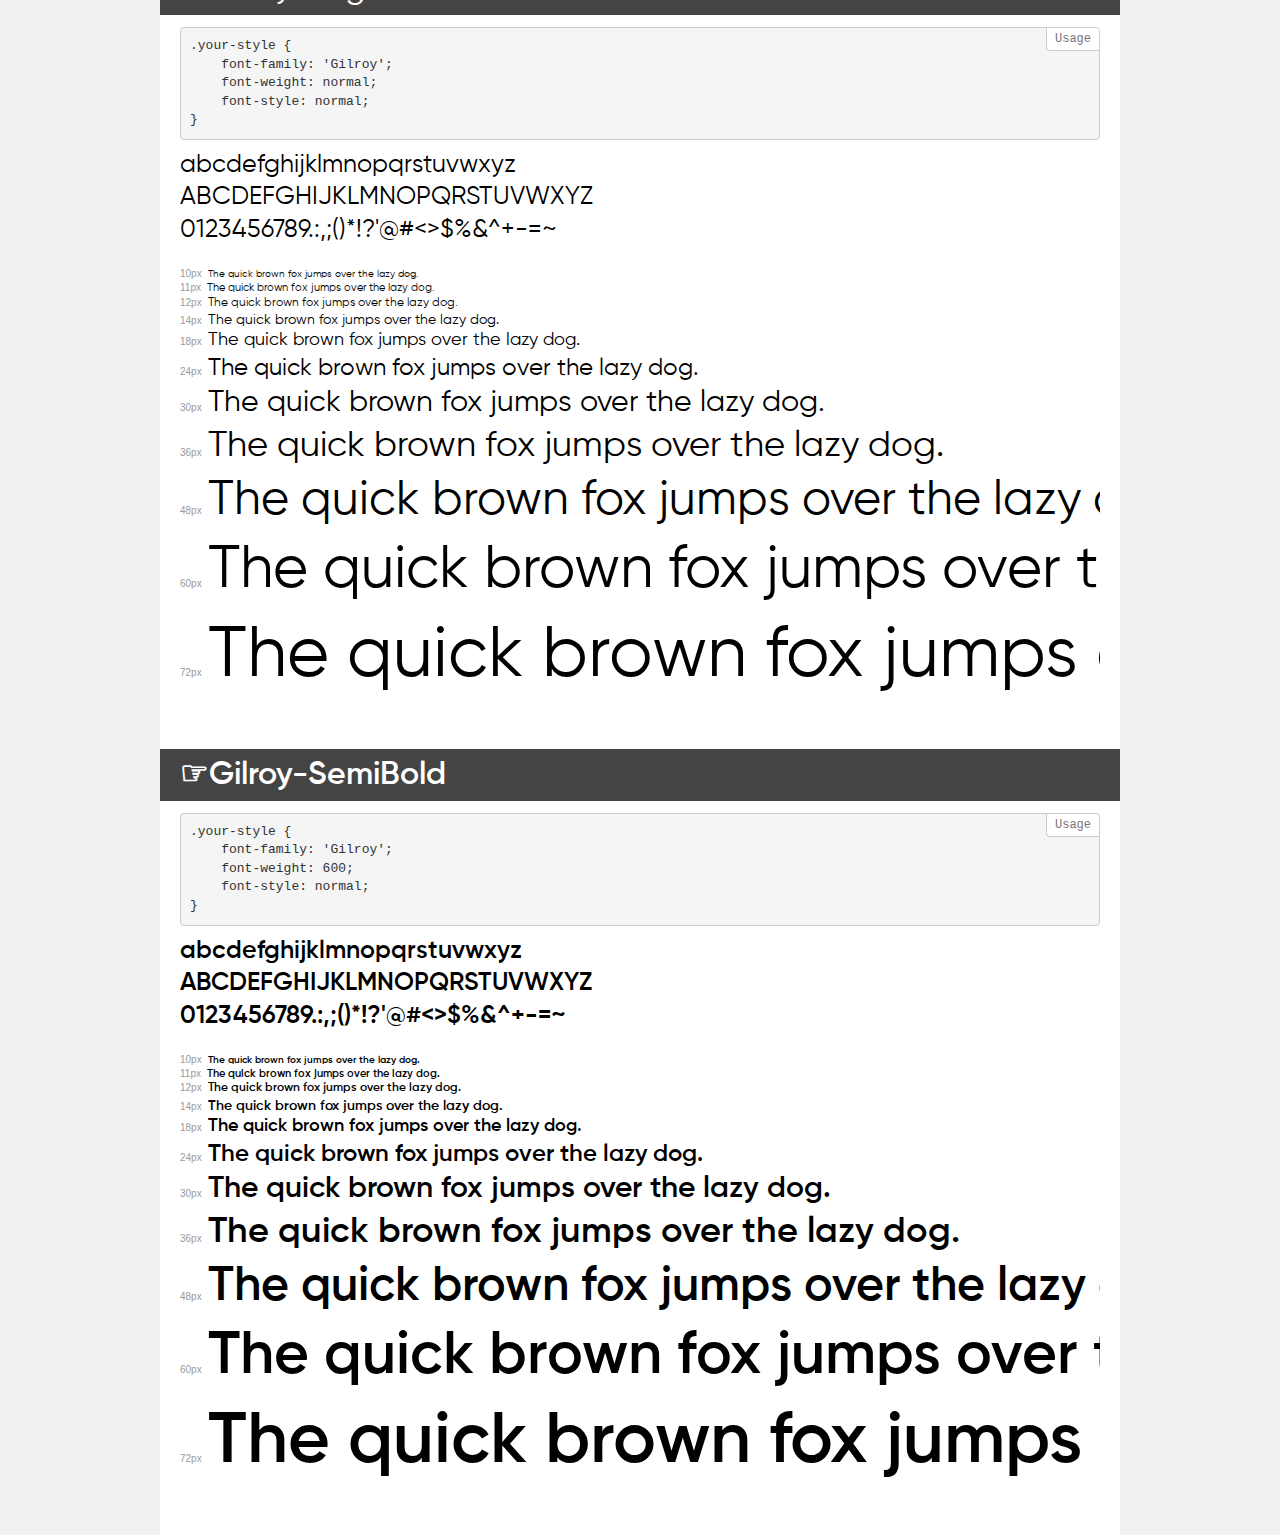
<file: fonts/webfont/demo.html>
<!DOCTYPE html>
<html lang="en">
<head>
    <meta charset="utf-8">
    <meta http-equiv="X-UA-Compatible" content="IE=edge">
    <meta name="viewport" content="width=device-width, initial-scale=1">
    <meta name="robots" content="noindex, noarchive">
    <meta name="format-detection" content="telephone=no">
    <title>Transfonter demo</title>
    <link href="stylesheet.css" rel="stylesheet">
    <style>
        /*
        http://meyerweb.com/eric/tools/css/reset/
        v2.0 | 20110126
        License: none (public domain)
        */
        html, body, div, span, applet, object, iframe,
        h1, h2, h3, h4, h5, h6, p, blockquote, pre,
        a, abbr, acronym, address, big, cite, code,
        del, dfn, em, img, ins, kbd, q, s, samp,
        small, strike, strong, sub, sup, tt, var,
        b, u, i, center,
        dl, dt, dd, ol, ul, li,
        fieldset, form, label, legend,
        table, caption, tbody, tfoot, thead, tr, th, td,
        article, aside, canvas, details, embed,
        figure, figcaption, footer, header, hgroup,
        menu, nav, output, ruby, section, summary,
        time, mark, audio, video {
            margin: 0;
            padding: 0;
            border: 0;
            font-size: 100%;
            font: inherit;
            vertical-align: baseline;
        }
        /* HTML5 display-role reset for older browsers */
        article, aside, details, figcaption, figure,
        footer, header, hgroup, menu, nav, section {
            display: block;
        }
        body {
            line-height: 1;
        }
        ol, ul {
            list-style: none;
        }
        blockquote, q {
            quotes: none;
        }
        blockquote:before, blockquote:after,
        q:before, q:after {
            content: '';
            content: none;
        }
        table {
            border-collapse: collapse;
            border-spacing: 0;
        }
        /* demo styles */
        body {
            background: #f0f0f0;
            color: #000;
        }
        .page {
            background: #fff;
            width: 920px;
            margin: 0 auto;
            padding: 20px 20px 0 20px;
            overflow: hidden;
        }
        .font-container {
            overflow-x: auto;
            overflow-y: hidden;
            margin-bottom: 40px;
            line-height: 1.3;
            white-space: nowrap;
            padding-bottom: 5px;
        }
        h1 {
            position: relative;
            background: #444;
            font-size: 32px;
            color: #fff;
            padding: 10px 20px;
            margin: 0 -20px 12px -20px;
        }
        .letters {
            font-size: 25px;
            margin-bottom: 20px;
        }
        .s10:before {
            content: '10px';
        }
        .s11:before {
            content: '11px';
        }
        .s12:before {
            content: '12px';
        }
        .s14:before {
            content: '14px';
        }
        .s18:before {
            content: '18px';
        }
        .s24:before {
            content: '24px';
        }
        .s30:before {
            content: '30px';
        }
        .s36:before {
            content: '36px';
        }
        .s48:before {
            content: '48px';
        }
        .s60:before {
            content: '60px';
        }
        .s72:before {
            content: '72px';
        }
        .s10:before, .s11:before, .s12:before, .s14:before,
        .s18:before, .s24:before, .s30:before, .s36:before,
        .s48:before, .s60:before, .s72:before {
            font-family: Arial, sans-serif;
            font-size: 10px;
            font-weight: normal;
            font-style: normal;
            color: #999;
            padding-right: 6px;
        }
        pre {
            display: block;
            position: relative;
            padding: 9px;
            margin: 0 0 10px;
            font-family: Monaco, Menlo, Consolas, "Courier New", monospace;
            font-size: 13px;
            line-height: 1.428571429;
            color: #333;
            font-weight: normal;
            font-style: normal;
            background-color: #f5f5f5;
            border: 1px solid #ccc;
            overflow-x: auto;
            border-radius: 4px;
        }
        pre:after {
            display: block;
            position: absolute;
            right: 0;
            top: 0;
            content: 'Usage';
            line-height: 1;
            padding: 5px 8px;
            font-size: 12px;
            color: #767676;
            background-color: #fff;
            border: 1px solid #ccc;
            border-right: none;
            border-top: none;
            border-radius: 0 4px 0 4px;
            z-index: 10;
        }
        /* responsive */
        @media (max-width: 959px) {
            .page {
                width: auto;
                margin: 0;
            }
        }
    </style>
</head>
<body>
<div class="page">
    <div class="demo">
        <h1 style="font-family: 'Gilroy'; font-weight: 300; font-style: normal;">☞Gilroy-Light</h1>
        <pre>.your-style {
    font-family: 'Gilroy';
    font-weight: 300;
    font-style: normal;
}</pre>
        <div class="font-container" style="font-family: 'Gilroy'; font-weight: 300; font-style: normal;">
            <p class="letters">
                abcdefghijklmnopqrstuvwxyz<br>
ABCDEFGHIJKLMNOPQRSTUVWXYZ<br>
                0123456789.:,;()*!?'@#<>$%&^+-=~
            </p>
            <p class="s10" style="font-size: 10px;">The quick brown fox jumps over the lazy dog.</p>
            <p class="s11" style="font-size: 11px;">The quick brown fox jumps over the lazy dog.</p>
            <p class="s12" style="font-size: 12px;">The quick brown fox jumps over the lazy dog.</p>
            <p class="s14" style="font-size: 14px;">The quick brown fox jumps over the lazy dog.</p>
            <p class="s18" style="font-size: 18px;">The quick brown fox jumps over the lazy dog.</p>
            <p class="s24" style="font-size: 24px;">The quick brown fox jumps over the lazy dog.</p>
            <p class="s30" style="font-size: 30px;">The quick brown fox jumps over the lazy dog.</p>
            <p class="s36" style="font-size: 36px;">The quick brown fox jumps over the lazy dog.</p>
            <p class="s48" style="font-size: 48px;">The quick brown fox jumps over the lazy dog.</p>
            <p class="s60" style="font-size: 60px;">The quick brown fox jumps over the lazy dog.</p>
            <p class="s72" style="font-size: 72px;">The quick brown fox jumps over the lazy dog.</p>
        </div>
    </div>
    <div class="demo">
        <h1 style="font-family: 'Gilroy'; font-weight: bold; font-style: normal;">☞Gilroy-Bold</h1>
        <pre>.your-style {
    font-family: 'Gilroy';
    font-weight: bold;
    font-style: normal;
}</pre>
        <div class="font-container" style="font-family: 'Gilroy'; font-weight: bold; font-style: normal;">
            <p class="letters">
                abcdefghijklmnopqrstuvwxyz<br>
ABCDEFGHIJKLMNOPQRSTUVWXYZ<br>
                0123456789.:,;()*!?'@#<>$%&^+-=~
            </p>
            <p class="s10" style="font-size: 10px;">The quick brown fox jumps over the lazy dog.</p>
            <p class="s11" style="font-size: 11px;">The quick brown fox jumps over the lazy dog.</p>
            <p class="s12" style="font-size: 12px;">The quick brown fox jumps over the lazy dog.</p>
            <p class="s14" style="font-size: 14px;">The quick brown fox jumps over the lazy dog.</p>
            <p class="s18" style="font-size: 18px;">The quick brown fox jumps over the lazy dog.</p>
            <p class="s24" style="font-size: 24px;">The quick brown fox jumps over the lazy dog.</p>
            <p class="s30" style="font-size: 30px;">The quick brown fox jumps over the lazy dog.</p>
            <p class="s36" style="font-size: 36px;">The quick brown fox jumps over the lazy dog.</p>
            <p class="s48" style="font-size: 48px;">The quick brown fox jumps over the lazy dog.</p>
            <p class="s60" style="font-size: 60px;">The quick brown fox jumps over the lazy dog.</p>
            <p class="s72" style="font-size: 72px;">The quick brown fox jumps over the lazy dog.</p>
        </div>
    </div>
    <div class="demo">
        <h1 style="font-family: 'Gilroy'; font-weight: 900; font-style: normal;">☞Gilroy-Black</h1>
        <pre>.your-style {
    font-family: 'Gilroy';
    font-weight: 900;
    font-style: normal;
}</pre>
        <div class="font-container" style="font-family: 'Gilroy'; font-weight: 900; font-style: normal;">
            <p class="letters">
                abcdefghijklmnopqrstuvwxyz<br>
ABCDEFGHIJKLMNOPQRSTUVWXYZ<br>
                0123456789.:,;()*!?'@#<>$%&^+-=~
            </p>
            <p class="s10" style="font-size: 10px;">The quick brown fox jumps over the lazy dog.</p>
            <p class="s11" style="font-size: 11px;">The quick brown fox jumps over the lazy dog.</p>
            <p class="s12" style="font-size: 12px;">The quick brown fox jumps over the lazy dog.</p>
            <p class="s14" style="font-size: 14px;">The quick brown fox jumps over the lazy dog.</p>
            <p class="s18" style="font-size: 18px;">The quick brown fox jumps over the lazy dog.</p>
            <p class="s24" style="font-size: 24px;">The quick brown fox jumps over the lazy dog.</p>
            <p class="s30" style="font-size: 30px;">The quick brown fox jumps over the lazy dog.</p>
            <p class="s36" style="font-size: 36px;">The quick brown fox jumps over the lazy dog.</p>
            <p class="s48" style="font-size: 48px;">The quick brown fox jumps over the lazy dog.</p>
            <p class="s60" style="font-size: 60px;">The quick brown fox jumps over the lazy dog.</p>
            <p class="s72" style="font-size: 72px;">The quick brown fox jumps over the lazy dog.</p>
        </div>
    </div>
    <div class="demo">
        <h1 style="font-family: 'Gilroy'; font-weight: 500; font-style: normal;">☞Gilroy-Medium</h1>
        <pre>.your-style {
    font-family: 'Gilroy';
    font-weight: 500;
    font-style: normal;
}</pre>
        <div class="font-container" style="font-family: 'Gilroy'; font-weight: 500; font-style: normal;">
            <p class="letters">
                abcdefghijklmnopqrstuvwxyz<br>
ABCDEFGHIJKLMNOPQRSTUVWXYZ<br>
                0123456789.:,;()*!?'@#<>$%&^+-=~
            </p>
            <p class="s10" style="font-size: 10px;">The quick brown fox jumps over the lazy dog.</p>
            <p class="s11" style="font-size: 11px;">The quick brown fox jumps over the lazy dog.</p>
            <p class="s12" style="font-size: 12px;">The quick brown fox jumps over the lazy dog.</p>
            <p class="s14" style="font-size: 14px;">The quick brown fox jumps over the lazy dog.</p>
            <p class="s18" style="font-size: 18px;">The quick brown fox jumps over the lazy dog.</p>
            <p class="s24" style="font-size: 24px;">The quick brown fox jumps over the lazy dog.</p>
            <p class="s30" style="font-size: 30px;">The quick brown fox jumps over the lazy dog.</p>
            <p class="s36" style="font-size: 36px;">The quick brown fox jumps over the lazy dog.</p>
            <p class="s48" style="font-size: 48px;">The quick brown fox jumps over the lazy dog.</p>
            <p class="s60" style="font-size: 60px;">The quick brown fox jumps over the lazy dog.</p>
            <p class="s72" style="font-size: 72px;">The quick brown fox jumps over the lazy dog.</p>
        </div>
    </div>
    <div class="demo">
        <h1 style="font-family: 'Gilroy'; font-weight: normal; font-style: normal;">☞Gilroy-Regular</h1>
        <pre>.your-style {
    font-family: 'Gilroy';
    font-weight: normal;
    font-style: normal;
}</pre>
        <div class="font-container" style="font-family: 'Gilroy'; font-weight: normal; font-style: normal;">
            <p class="letters">
                abcdefghijklmnopqrstuvwxyz<br>
ABCDEFGHIJKLMNOPQRSTUVWXYZ<br>
                0123456789.:,;()*!?'@#<>$%&^+-=~
            </p>
            <p class="s10" style="font-size: 10px;">The quick brown fox jumps over the lazy dog.</p>
            <p class="s11" style="font-size: 11px;">The quick brown fox jumps over the lazy dog.</p>
            <p class="s12" style="font-size: 12px;">The quick brown fox jumps over the lazy dog.</p>
            <p class="s14" style="font-size: 14px;">The quick brown fox jumps over the lazy dog.</p>
            <p class="s18" style="font-size: 18px;">The quick brown fox jumps over the lazy dog.</p>
            <p class="s24" style="font-size: 24px;">The quick brown fox jumps over the lazy dog.</p>
            <p class="s30" style="font-size: 30px;">The quick brown fox jumps over the lazy dog.</p>
            <p class="s36" style="font-size: 36px;">The quick brown fox jumps over the lazy dog.</p>
            <p class="s48" style="font-size: 48px;">The quick brown fox jumps over the lazy dog.</p>
            <p class="s60" style="font-size: 60px;">The quick brown fox jumps over the lazy dog.</p>
            <p class="s72" style="font-size: 72px;">The quick brown fox jumps over the lazy dog.</p>
        </div>
    </div>
    <div class="demo">
        <h1 style="font-family: 'Gilroy'; font-weight: 600; font-style: normal;">☞Gilroy-SemiBold</h1>
        <pre>.your-style {
    font-family: 'Gilroy';
    font-weight: 600;
    font-style: normal;
}</pre>
        <div class="font-container" style="font-family: 'Gilroy'; font-weight: 600; font-style: normal;">
            <p class="letters">
                abcdefghijklmnopqrstuvwxyz<br>
ABCDEFGHIJKLMNOPQRSTUVWXYZ<br>
                0123456789.:,;()*!?'@#<>$%&^+-=~
            </p>
            <p class="s10" style="font-size: 10px;">The quick brown fox jumps over the lazy dog.</p>
            <p class="s11" style="font-size: 11px;">The quick brown fox jumps over the lazy dog.</p>
            <p class="s12" style="font-size: 12px;">The quick brown fox jumps over the lazy dog.</p>
            <p class="s14" style="font-size: 14px;">The quick brown fox jumps over the lazy dog.</p>
            <p class="s18" style="font-size: 18px;">The quick brown fox jumps over the lazy dog.</p>
            <p class="s24" style="font-size: 24px;">The quick brown fox jumps over the lazy dog.</p>
            <p class="s30" style="font-size: 30px;">The quick brown fox jumps over the lazy dog.</p>
            <p class="s36" style="font-size: 36px;">The quick brown fox jumps over the lazy dog.</p>
            <p class="s48" style="font-size: 48px;">The quick brown fox jumps over the lazy dog.</p>
            <p class="s60" style="font-size: 60px;">The quick brown fox jumps over the lazy dog.</p>
            <p class="s72" style="font-size: 72px;">The quick brown fox jumps over the lazy dog.</p>
        </div>
    </div>
</div>
</body>
</html>
</file>
<file: css/scrolling-nav.css>
body {
    width: 100%;
    height: 100%;
}

html {
    width: 100%;
    height: 100%;
}

@media(min-width:767px) {
    .navbar {
        padding: 10px 0;
        -webkit-transition: background .5s ease-in-out,padding .5s ease-in-out;
        -moz-transition: background .5s ease-in-out,padding .5s ease-in-out;
        transition: background .5s ease-in-out,padding .5s ease-in-out;
    }

    .top-nav-collapse {
        /* Customize the look and feel of the collapsed top nav here */
        padding: 0;
    }
}



.intro-section {
    height: 100%;
    padding-top: 150px;
    text-align: center;
    background: #fff;
}

.about-section {
    height: 110%;
    padding-top: 150px;
    padding-bottom: 150px;
    text-align: center;
    background: #F8FBFF;

}
.blog-section {
    height: 100%;
    padding-top: 90px;
    padding-bottom: 90px;
    text-align: center;
    background: #F8FBFF;

}
.product-section {
    height: 100%;
    padding-top: 150px;
    text-align: center;

}

.services-section {
    height: 100%;
    padding-top: 150px;
    text-align: center;
    background: #fff;
}
.backers-section {
    padding-top: 100px;
    text-align: center;
    background: #fff;
    padding-bottom: 150px;
}

.contact-section {
    height: 100%;
    padding-top: 150px;
    text-align: center;
    background: #eee;
}
.footer-section{
   
    padding-top: 80px;
    text-align: center;
    background: #11141A;
    padding-bottom: 80px;
}
</file>
<file: fonts/webfont/stylesheet.css>
@font-face {
    font-family: 'Gilroy';
    src: url('Gilroy-Light.woff2') format('woff2'),
        url('Gilroy-Light.woff') format('woff');
    font-weight: 300;
    font-style: normal;
    font-display: swap;
}

@font-face {
    font-family: 'Gilroy';
    src: url('Gilroy-Bold.woff2') format('woff2'),
        url('Gilroy-Bold.woff') format('woff');
    font-weight: bold;
    font-style: normal;
    font-display: swap;
}

@font-face {
    font-family: 'Gilroy';
    src: url('Gilroy-Black.woff2') format('woff2'),
        url('Gilroy-Black.woff') format('woff');
    font-weight: 900;
    font-style: normal;
    font-display: swap;
}

@font-face {
    font-family: 'Gilroy';
    src: url('Gilroy-Medium.woff2') format('woff2'),
        url('Gilroy-Medium.woff') format('woff');
    font-weight: 500;
    font-style: normal;
    font-display: swap;
}

@font-face {
    font-family: 'Gilroy';
    src: url('Gilroy-Regular.woff2') format('woff2'),
        url('Gilroy-Regular.woff') format('woff');
    font-weight: normal;
    font-style: normal;
    font-display: swap;
}

@font-face {
    font-family: 'Gilroy';
    src: url('Gilroy-SemiBold.woff2') format('woff2'),
        url('Gilroy-SemiBold.woff') format('woff');
    font-weight: 600;
    font-style: normal;
    font-display: swap;
}
</file>
<file: css/pandora.css>
html {
  scroll-behavior: smooth;
}

.heading-text {
font-weight: 700;
font-size: 56px;
line-height: 56px;
text-align: left;
color: #070505;
width: 82%;
}
.heading-text-alt{
    font-size: 36px;
    font-weight: 500;
    text-align: left;
    margin-bottom: -10px;

}
.heading-text-2 {
font-weight: 700;
font-size: 42px;
line-height: 56px;
text-align: center;
color: #070505;
}
.heading-text-3{

font-weight: 700;
font-size: 32px;
text-align: center;
color: white;
background: url(../img/btn-bg.png) no-repeat 50% / cover;
 -webkit-background-clip: text;
-webkit-text-fill-color: transparent;
}
.heading-text-4 {
font-weight: 700;
font-size: 24px;
text-align: left;
color: #070505;
margin-left: 24px;
}
/*.heading-text-4:hover{
font-weight: 700;
font-size: 24px;
text-align: center;
color: white;
margin-left: 24px;
}*/
.heading-text-5 {
font-weight: 700;
font-size: 24px;
text-align: left;
color: #5D6471;
}
.heading-text-6 {
font-weight: 700;
font-size: 24px;
text-align: center;
color: white;
}
.header-p{
font-weight: 300;
font-size: 20px;
line-height: 30px;
text-align: left;
color: #5d6471;
}
.header-p-1{
font-weight: 300;
font-size: 20px;
line-height: 30px;
text-align: center;
color: #5d6471;
margin-bottom: 42px;
}
.header-p-2{
font-weight: 300;
font-size: 20px;
line-height: 30px;
text-align: center;
color: #5d6471;
padding-top: 32px;
padding-bottom: 40px;
}
.header-p-3{
font-weight: 300;
font-size: 20px;
line-height: 30px;
text-align: left;
color: #5d6471;
padding-top: 32px;
}
.header-p-4{
font-weight: 400;
font-size: 14px;
line-height: 22px;
text-align: left;
color: #5d6471;
margin-left: 24px;
}
/*.header-p-4:hover{
font-weight: 400;
font-size: 14px;
line-height: 22px;
text-align: center;
color: white;
margin-left: 24px;
}*/
.header-p-5{
font-weight: 400;
font-size: 16px;
line-height: 22px;
text-align: left;
color: #5d6471;
margin-top: 10px;
}
.header-p-6{
font-weight: 400;
font-size: 14px;
line-height: 22px;
text-align: center;
color: white;
}
.header-text{
    padding-top: 20%;
}
.graphic-element{
position: absolute;
  top: 8px;
  left: 1px;
  width: 24%;

}
.graphic-element-2{
position: absolute;
  top: -120px;
  left: 1px;
  width: 24%;

}
.header-button{
    float: left;
    background: url(../img/btn-bg.png) no-repeat 50% / cover;
font-weight: 700;
    font-size: 20px;
    text-align: center;
    padding: 10px 32px;
color: #fff;
border-radius: 30px;
margin-right: 20px;

}
.header-button-2{
    float: left;
    background: url(../img/btn-bg-2.png) no-repeat 50% / cover;
font-weight: 700;
    font-size: 20px;
    text-align: center;
    padding: 10px 32px;
color: #fff;
border-radius: 30px;

}
.footer-button{
    background: url(../img/btn-bg.png) no-repeat 50% / cover;
font-weight: 700;
font-size: 24px;
text-align: center;
padding: 10px 40px;
color: #fff;
border-radius: 30px;

}
.card-button{
float: right;
font-weight: 700;
font-size: 16px;
line-height: 32px;
text-align: center;
color: #000;
padding: 2px 20px;
border-radius: 20px;
border: 1px solid #444;
background-color: #fff;
margin-top: 42px;


}
.card-button-1{
float: right;
font-weight: 700;
font-size: 16px;
line-height: 32px;
text-align: center;
color: #000;
padding: 2px 20px;
border-radius: 20px;
border: 1px solid #444;
background-color: #fff;
}

.nav-button{
    float: left;
    background: url(../img/btn-bg.png) no-repeat 50% / cover;
font-weight: 700;
font-size: 16px;
text-align: center;
padding: 6px 10px !important;
    color: #fff !important;
    margin-top: 8px;
    border-radius: 20px;

}
.card-coming-1{
    background: url(../img/card-background-1.png) no-repeat 100% / cover;
    padding: 110px 28px 110px 28px;
    border-radius: 8px;
    margin-right: 24px;
    width: 31%;
}
.card-coming-1:hover {
        background: url("../img/card-background-1a.png") no-repeat 100% / cover;
        transition: top .5s ease;
        /*animation: card-reveal .4s;*/
        color: #fff !important;
        padding: 110px 28px 110px 28px;
    border-radius: 8px;
    margin-right: 24px;
    width: 31%;

    }

#card-innovation{
    background: url(../img/in-card-1.png) no-repeat 100% / cover;
    padding: 20px 28px 20px 28px;
    border-radius: 8px;
    margin-bottom: 24px;
    /*box-shadow: 0px 0px 8px rgba(52, 66, 82, 0.1);*/

}
#card-innovation-2{
    background: url(../img/in-card-2.png) no-repeat 100% / cover;
    padding: 20px 28px 20px 28px;
    border-radius: 8px;
   margin-bottom: 24px;
}
#card-innovation-3{
    background: url(../img/in-card-3.png) no-repeat 100% / cover;
    padding: 20px 28px 20px 28px;
    border-radius: 8px;
    margin-bottom: 24px;
}
.innovation-img{
    width: 80%;
    margin-top: 48px;
}
.innovation-bg{
    background: url(../img/bg-innovation.png) #F8FBFF no-repeat 50% / contain;
    background-origin: content-box;
}
/*@keyframes card-reveal {
  from {top: 60px; opacity: 1;}
  to {top: 0px; opacity: 1;}
  
}*/
.hover-color:hover{
    color:white;
}
.card-coming{
    background: url(../img/card-background-1.png) no-repeat 100% / cover;
    padding: 80px 28px 80px 28px;
    border-radius: 8px;
    margin-right: 24px;
    width: 100%;
 
}
.job-card-1{
    background: url(../img/jc-1.png) no-repeat 100% / cover;
    padding: 20px 16px 20px 16px;
    border-radius: 8px;
    margin-right: 24px;
    width: 100%;
 
}
.job-card-2{
    background: url(../img/jc-2.png) no-repeat 100% / cover;
    padding: 20px 16px 20px 16px;
    border-radius: 8px;
    margin-right: 24px;
    width: 100%;
 
}
.card-coming-2{
    background: url(../img/card-background-2.png) no-repeat 100% / cover;
    padding: 110px 28px 110px 28px;
    border-radius: 8px;
    margin-right: 24px;
    width: 31%;
}
.card-coming-2:hover {
        background: url("../img/card-background-2a.png") no-repeat;
        transition: top .5s ease;
        /*animation: card-reveal .4s;*/
        color: #fff !important;
        background-size: contain;

    }
.card-coming-3{
    background: url(../img/card-background-1.png) no-repeat 100% / cover;
    padding: 110px 28px 110px 28px;
    border-radius: 8px;
    margin-right: 24px;
    width: 31%;
}
.card-coming-3:hover {
        background: url("../img/card-background-3a.png") no-repeat;
        transition: top .5s ease;
        /*animation: card-reveal .4s;*/
        color: #fff !important;
        background-size: contain;

    }
.social-media{
    display: flex;
}
.card-flex{

}
.card-img{
 height: 100%;
 padding-top: 20px;
 width: 100px;
}
.card-img-2{
 height: 100%;
 width: 100px;
}
.card-icon{
 height: 100px;
 width: auto;
}
.social-media-text{

font-weight: 700;
font-size: 20px;
line-height: 30px;
text-align: center;
color: #050607;
margin-right: 20px;
margin-top: 24px;

}
.social-media-ic{
    margin-right: 10px;
    width: 24px;
}
.ic-social{
    margin-top: 14px;
}
.btn-pd{
    padding-top: 40px;
}
.scroll-downs {
  padding-top: 42px;
  right: 0;
  bottom: 0;
  left: 0;
  margin: auto;
  
  width :34px;
  height: 55px;
}
.mousey {
  width: 3px;
    padding: 12px 12px;
    height: 20px;
    border: 2px solid #000;
    border-radius: 25px;
    opacity: 0.75;
    box-sizing: content-box;
}
.scroller {
  width: 3px;
  height: 10px;
  border-radius: 25%;
  background-color: #000;
  animation-name: scroll;
  animation-duration: 2.2s;
  animation-timing-function: cubic-bezier(.15,.41,.69,.94);
  animation-iteration-count: infinite;
}
@keyframes scroll {
  0% { opacity: 0; }
  10% { transform: translateY(0); opacity: 1; }
  100% { transform: translateY(15px); opacity: 0;}
}
.scroll-down{
    padding-top: 46px;
    font-size: 16px;
}
ul.no-bullets {
  list-style-type: none;
  margin: 0;
  padding: 0;
  text-align: left;
}
.form-card{
    background-color: #fff;
    padding: 16px 32px 36px 32px;
    border-radius: 12px;
    position: absolute;
    top: -120px;
    box-shadow: 0px 0px 24px rgba(51, 92, 105, 0.2);
    width: 100%;
}
.label-from{
    text-align: left;
    float: left;
    margin-top: 12px;
    font-size: 18px;

}
.form-input{
    font-weight: 400;
font-size: 16px;
line-height: 22px;
text-align: left;
color: #5d6471;
padding: 24px;
margin-bottom: 20px;

}
.list-text{
    color: #fff;
    font-size: 16px;
}
.list-h{

font-weight: 700;
font-size: 24px;
line-height: 48px;
text-align: left;
color: #5d6471;

}
.list-item{
    padding-bottom:12px;
    color: #fff !important;
}
.logo-footer{
    float: left
}
.footer-brand{
    display: grid;
}
.footer-text{
    color: #fff;
    font-size: 16px;
    text-align: left;
    margin-top: 20px;
}
.backers-img{
    width: 90%;
    margin-top: 30px;
}
.div1 { opacity: 0;
  animation-timing-function: ease-in;
  position: relative;
  animation: mymove 1.2s;
 animation-fill-mode: forwards;
}
@keyframes mymove {
  from {top: 60px; opacity: 0;}
  to {top: 0px; opacity: 1;}
  
}
.div2 { opacity: 0;
  animation-timing-function: ease-in;
  position: relative;
  animation: mymove 1.2s;
  animation-delay: .4s;
 animation-fill-mode: forwards;
}
@keyframes mymove {
  from {top: 60px; opacity: 0;}
  to {top: 0px; opacity: 1;}
  
}
.div3 { opacity: 0;
  animation-timing-function: ease-in;
  position: relative;
  animation: mymove 1.2s;
  animation-delay: .8s;
 animation-fill-mode: forwards;
}
@keyframes mymove {
  from {top: 60px; opacity: 0;}
  to {top: 0px; opacity: 1;}
  
}
.div4 { opacity: 0;
  animation-timing-function: ease-in;
  position: relative;
  animation: mymove 1.2s;
  animation-delay: 1.2s;
 animation-fill-mode: forwards;
}
@keyframes mymove {
  from {top: 60px; opacity: 0;}
  to {top: 0px; opacity: 1;}
  
}
.div5 { opacity: 0;
  animation-timing-function: ease-in;
  position: relative;
  animation: mymove 1.2s;
  animation-delay: 1.6s;
 animation-fill-mode: forwards;
}
@keyframes mymove {
  from {top: 60px; opacity: 0;}
  to {top: 0px; opacity: 1;}
  
}
.div6 { opacity: 0;
  animation-timing-function: ease-in;
  position: relative;
  animation: mymove 1.2s;
  animation-delay: 2s;
 animation-fill-mode: forwards;
}
@keyframes mymove {
  from {top: 60px; opacity: 0;}
  to {top: 0px; opacity: 1;}
  
}
.footer-link{
    color:white;
}
.button-div{
    display: flex;
}
.hide {
  display: none;
}   
.myDIV:hover + .hide {
  display: block;
  background: url(../img/btn-bg.png) no-repeat 50% / cover;

}
@media (min-width: 1260px) {
  .container {
    width: 1200px !important;
  }
}
.tabbable-panel {
  border:1px solid #eee;
  padding: 10px;
}

/* Default mode */
.tabbable-line > .nav-tabs {
  border: none;
  margin-left: 40.5%;
  margin-top: 24px;
}
.tabbable-line > .nav-tabs > li {
  margin-right: 2px;
}
.tabbable-line > .nav-tabs > li > a {
  border: 0;
  margin-right: 0;
  color: #737373;
  font-size: 18px;
}
.tabbable-line > .nav-tabs > li > a > i {
  color: #a6a6a6;
}
.tabbable-line > .nav-tabs > li.open, .tabbable-line > .nav-tabs > li:hover {
  border-bottom: 4px solid #2B8DFF;
}
.tabbable-line > .nav-tabs > li.open > a, .tabbable-line > .nav-tabs > li:hover > a {
  border: 0;
  background: none !important;
  color: #333333;
}
.tabbable-line > .nav-tabs > li.open > a > i, .tabbable-line > .nav-tabs > li:hover > a > i {
  color: #a6a6a6;
}
.tabbable-line > .nav-tabs > li.open .dropdown-menu, .tabbable-line > .nav-tabs > li:hover .dropdown-menu {
  margin-top: 0px;
}
.tabbable-line > .nav-tabs > li.active {
  border-bottom: 4px solid #2B8DFF;
  position: relative;
border-radius: 4px 4px 0px 0px;


}
.tabbable-line > .nav-tabs > li.active > a {
  border: 0;
  color: #333333;
  font-size: 18px;
}
.tabbable-line > .nav-tabs > li.active > a > i {
  color: #404040;
}
.tabbable-line > .tab-content {
  margin-top: -3px;
  background-color: #fff;
  border: 0;
  border-top: 1px solid #eee;
  padding: 15px 0;
}
.portlet .tabbable-line > .tab-content {
  padding-bottom: 0;
}
.p-hr{
    margin-top: 16px;
    margin-bottom: 16px;
    border: 0;
    border-top: 0px solid #eee;
}
.blog-h{
    font-size: 22px;
    line-height: 32px;
    text-align: left;
    font-weight: 700;
    padding: 10px 0px 0px 10px;
}
.blog-p{
    font-size: 16px;
    text-align: left;
    color: #5D6471;
    padding: 10px 0px 0px 10px;
}
.blog-card{
    background-color: white;
    padding: 16px;
    width: 100%;
}
.blog-img{
    width: 100%;
    border: 1px solid #dbe1ec;
    border-radius: 4px;
}
.auth-name{
    font-size: 20px;
    text-align: left;
    padding-left: 12px;
}
.auth-time{
    font-size: 16px;
    text-align: left;
    padding-left: 12px;
    color: #5D6471;

}
.author{
    display: flex;
    padding: 10px;
}
.auth-details{
    display: grid;
}
.blog-link{
    font-size: 18px;
    padding-bottom: 18px;
    padding-right: 12px;
}
.b-link{
    text-align: right;
}
h6 {
        display: flex;
        justify-content: center;
        color: white;
    }
  
    span::before {
        content: "decentralized";
        width: 360px;
        animation: animate infinite 6s;
        animation-delay: 2s;
        color: blue;
    background: url(../img/btn-bg.png) no-repeat 50% / cover;
    -webkit-background-clip: text;
    -webkit-text-fill-color: transparent;
    }
  
    @keyframes animate {
  
        0% {
            content: "decentralized";
            animation-delay: 1s;


        }
  
        60% {
            content: "trustless";
            animation-delay: 2s;
        }
  
        100% {
            content: "borderless";
            animation-delay: 3s;
        }
    }

.text-h-div{
        display: flex;
}
}
.coming-soon{

}
.links{
    text-align: left;
    font-size: 20px;
    font-weight: 300;
    color: white;
    display: grid;
    margin-top: 60px;
}
.link-item{
    color: #5D6471;
    padding-bottom: 6px;
}
.link-img{
    background: url(../img/btn-bg.png) no-repeat 50% / cover;
    -webkit-background-clip: text;
    -webkit-text-fill-color: transparent;
    width: 18px;
    margin-left: 4px;
    margin-top: -2px;

}
.medium:hover{
    background-color: black;
 background-blend-mode: multiply;
 border-radius: 100%;
}
.twitter:hover{
    background-color: #1DA1F2;
 background-blend-mode: multiply;
 border-radius: 100%;
}
.linkedin:hover{
    background-color: #0077B5;
 background-blend-mode: multiply;
 border-radius: 100%;
}
.telegram:hover{
    background-color: #1E96C8;
 background-blend-mode: multiply;
 border-radius: 100%;
}
.coming-button{
    float: center;
    font-weight: 700;
    font-size: 16px;
    line-height: 32px;
    text-align: center;
    color: white;
    padding: 2px 20px;
    border-radius: 20px;
    border: 1px solid white;
    background-color: transparent;
    margin-top: 42px;
}
</file>
